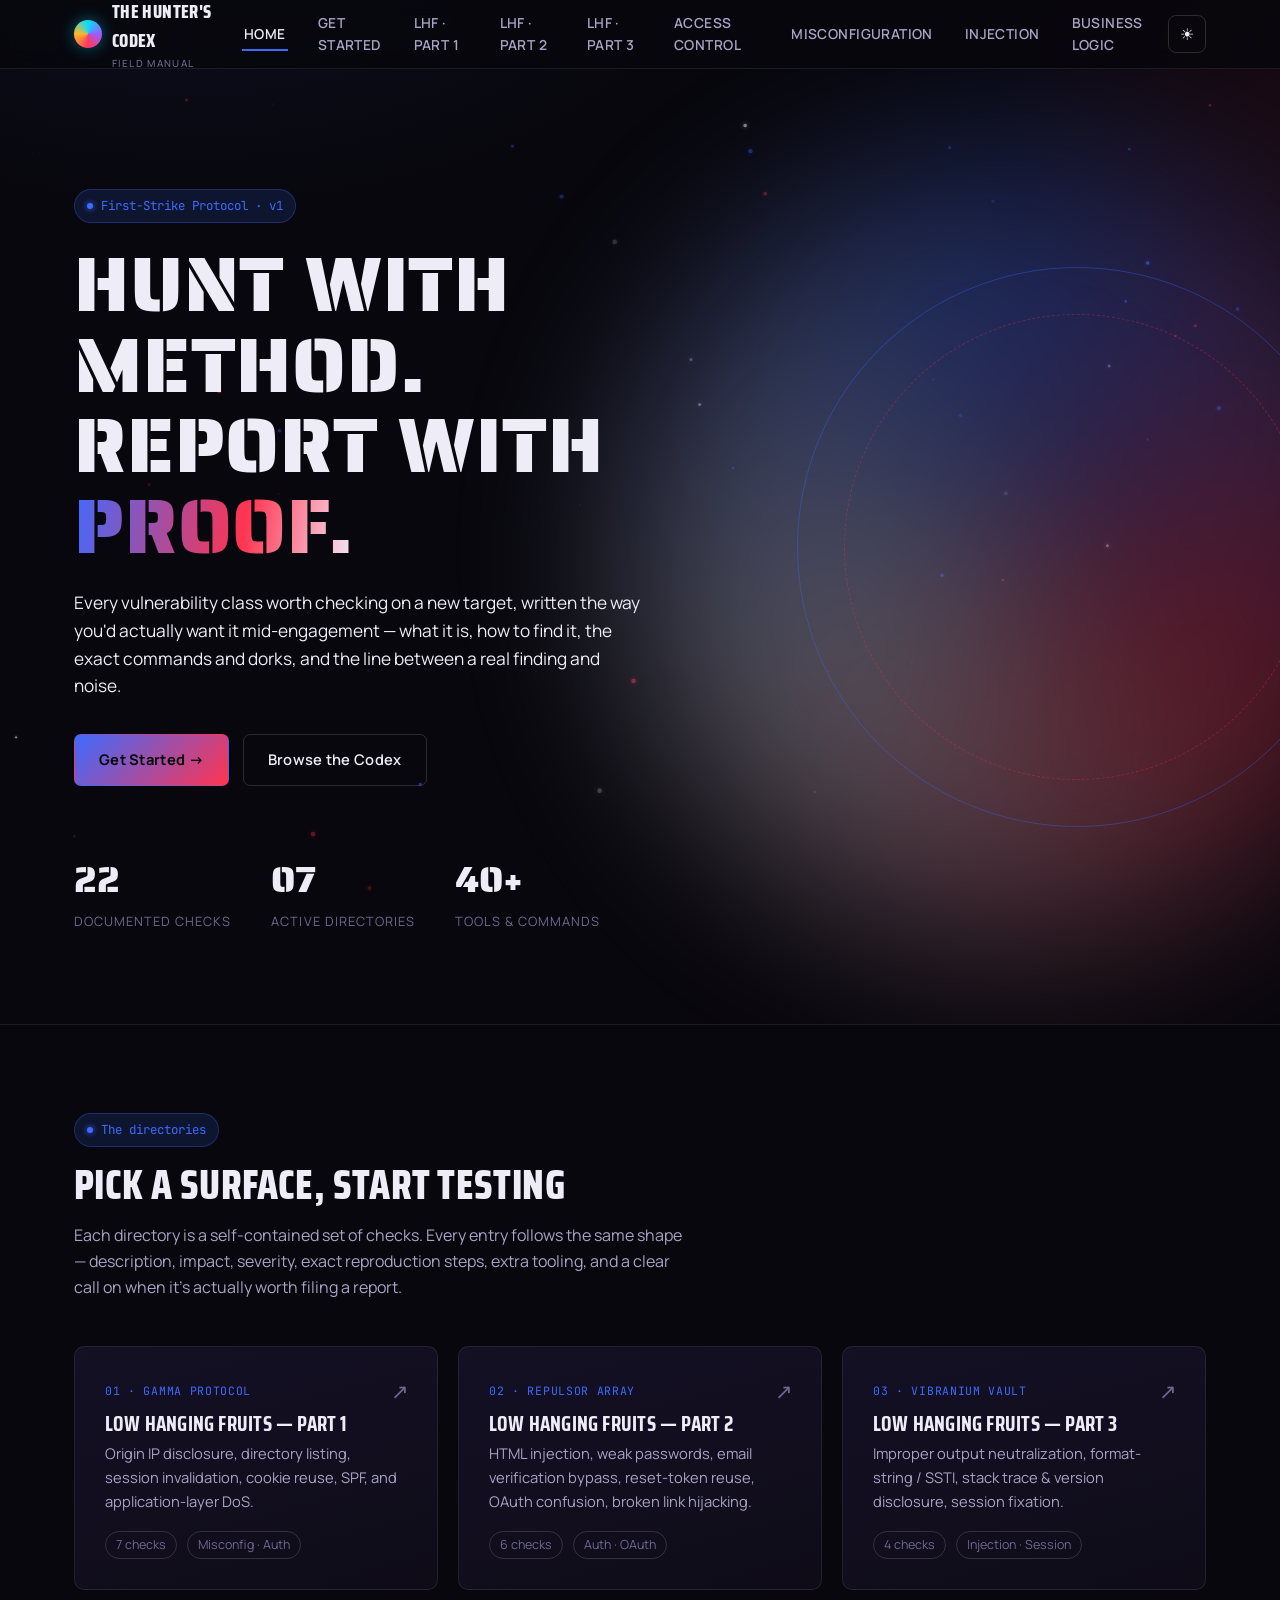
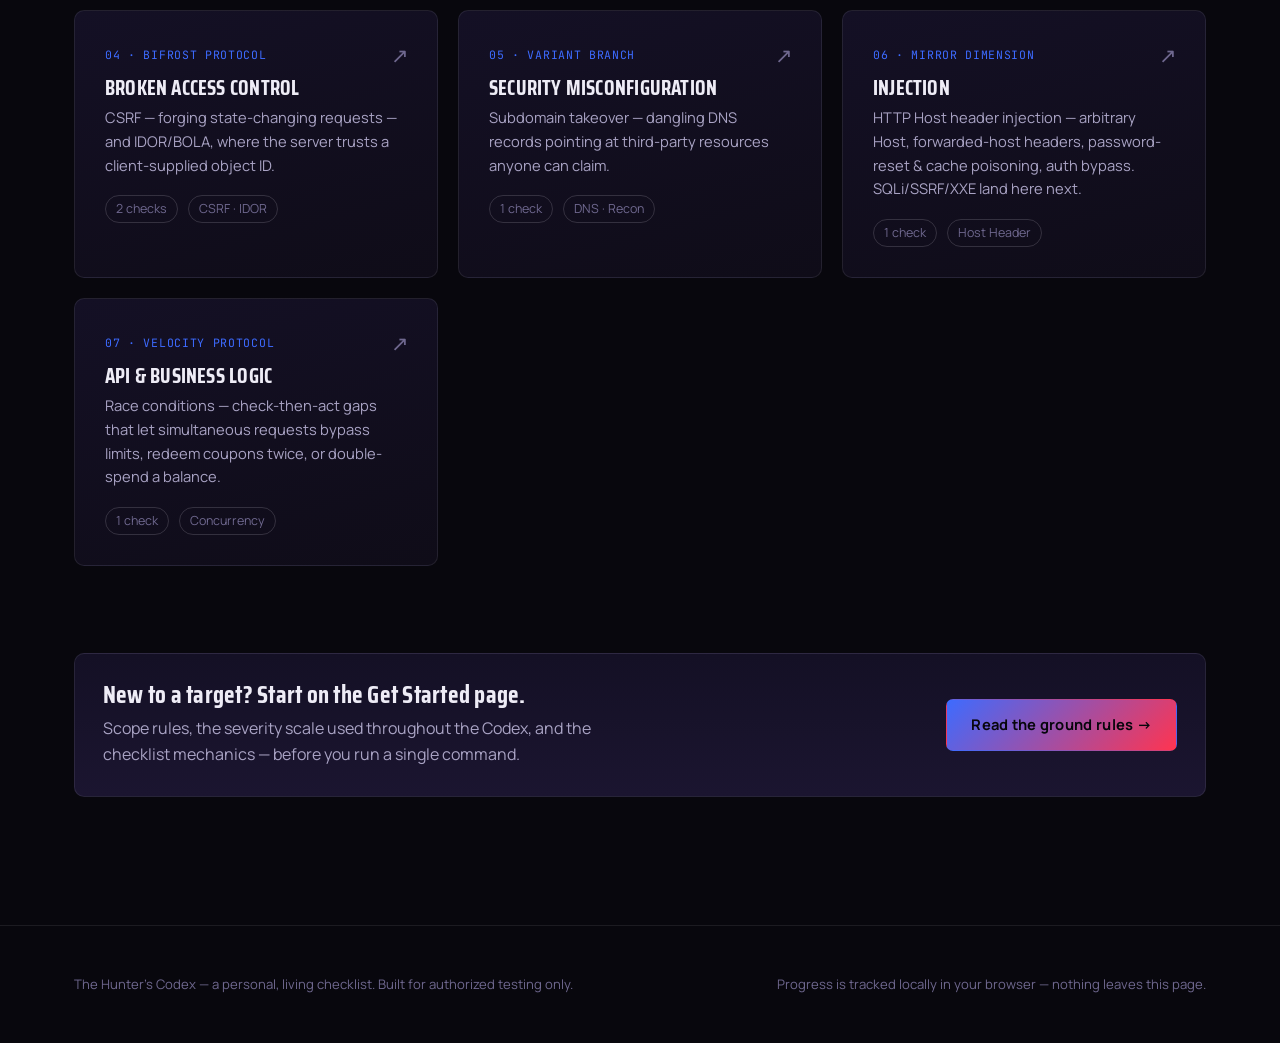
<file: index.html>
<!DOCTYPE html>
<html lang="en">
<head>
<meta charset="UTF-8">
<meta name="viewport" content="width=device-width, initial-scale=1.0">
<title>The Hunter's Codex — Bug Bounty Field Manual</title>
<meta name="description" content="A living, testable checklist for bug bounty hunting — what to test, how to test it, and when it's actually worth reporting.">
<link rel="icon" href="data:image/svg+xml,<svg xmlns=%22http://www.w3.org/2000/svg%22 viewBox=%220 0 100 100%22><circle cx=50 cy=50 r=45 fill=%22%2300e0ff%22/></svg>">
<link rel="stylesheet" href="assets/css/style.css">
<script>try{var t=localStorage.getItem('codex-theme');if(t)document.documentElement.setAttribute('data-theme',t);}catch(e){}</script>
</head>
<body data-realm="cap">
<canvas class="realm-canvas" data-realm-canvas aria-hidden="true"></canvas>

<nav class="site-nav">
  <div class="container">
    <a href="index.html" class="brand">
      <span class="brand-mark"></span>
      <span>The Hunter's Codex<small>Field Manual</small></span>
    </a>
    <div class="nav-links" data-nav-links>
      <a href="index.html" class="active">Home</a>
      <a href="get-started.html">Get Started</a>
      <a href="categories/low-hanging-fruits-1.html">LHF · Part 1</a>
      <a href="categories/low-hanging-fruits-2.html">LHF · Part 2</a>
      <a href="categories/low-hanging-fruits-3.html">LHF · Part 3</a>
      <a href="categories/broken-access-control.html">Access Control</a>
      <a href="categories/security-misconfiguration.html">Misconfiguration</a>
      <a href="categories/injection.html">Injection</a>
      <a href="categories/api-business-logic.html">Business Logic</a>
    </div>
    <div class="nav-right">
      <button class="theme-toggle" data-theme-toggle aria-label="Toggle light/dark theme">☀</button>
      <button class="nav-toggle" data-nav-toggle aria-label="Toggle menu" aria-expanded="false">☰</button>
    </div>
  </div>
</nav>

<header class="hero">
  <div class="rift" aria-hidden="true"></div>
  <div class="rift-ring" aria-hidden="true"></div>
  <div class="embers" data-embers aria-hidden="true"></div>
  <div class="container">
    <span class="eyebrow"><span class="dot"></span> First-Strike Protocol · v1</span>
    <h1>Hunt with method.<br>Report with <span class="accent">proof.</span></h1>
    <p class="hero-sub lede">Every vulnerability class worth checking on a new target, written the way you'd actually want it mid-engagement — what it is, how to find it, the exact commands and dorks, and the line between a real finding and noise.</p>
    <div class="hero-actions">
      <a href="get-started.html" class="btn btn-primary">Get Started →</a>
      <a href="categories/low-hanging-fruits-1.html" class="btn btn-ghost">Browse the Codex</a>
    </div>
    <div class="hero-stats">
      <div class="stat"><b>22</b><span>Documented checks</span></div>
      <div class="stat"><b>07</b><span>Active directories</span></div>
      <div class="stat"><b>40+</b><span>Tools &amp; commands</span></div>
    </div>
  </div>
</header>

<section>
  <div class="container">
    <div class="section-head">
      <span class="eyebrow"><span class="dot"></span> The directories</span>
      <h2>Pick a surface, start testing</h2>
      <p>Each directory is a self-contained set of checks. Every entry follows the same shape — description, impact, severity, exact reproduction steps, extra tooling, and a clear call on when it's actually worth filing a report.</p>
    </div>

    <div class="grid grid-3">
      <a href="categories/low-hanging-fruits-1.html" class="dir-card">
        <span class="tag">01 · GAMMA PROTOCOL</span>
        <h3>Low Hanging Fruits — Part 1</h3>
        <p>Origin IP disclosure, directory listing, session invalidation, cookie reuse, SPF, and application-layer DoS.</p>
        <div class="meta"><span>7 checks</span><span>Misconfig · Auth</span></div>
        <span class="go" aria-hidden="true">↗</span>
      </a>
      <a href="categories/low-hanging-fruits-2.html" class="dir-card">
        <span class="tag">02 · REPULSOR ARRAY</span>
        <h3>Low Hanging Fruits — Part 2</h3>
        <p>HTML injection, weak passwords, email verification bypass, reset-token reuse, OAuth confusion, broken link hijacking.</p>
        <div class="meta"><span>6 checks</span><span>Auth · OAuth</span></div>
        <span class="go" aria-hidden="true">↗</span>
      </a>
      <a href="categories/low-hanging-fruits-3.html" class="dir-card">
        <span class="tag">03 · VIBRANIUM VAULT</span>
        <h3>Low Hanging Fruits — Part 3</h3>
        <p>Improper output neutralization, format-string / SSTI, stack trace &amp; version disclosure, session fixation.</p>
        <div class="meta"><span>4 checks</span><span>Injection · Session</span></div>
        <span class="go" aria-hidden="true">↗</span>
      </a>
      <a href="categories/broken-access-control.html" class="dir-card">
        <span class="tag">04 · BIFROST PROTOCOL</span>
        <h3>Broken Access Control</h3>
        <p>CSRF — forging state-changing requests — and IDOR/BOLA, where the server trusts a client-supplied object ID.</p>
        <div class="meta"><span>2 checks</span><span>CSRF · IDOR</span></div>
        <span class="go" aria-hidden="true">↗</span>
      </a>
      <a href="categories/security-misconfiguration.html" class="dir-card">
        <span class="tag">05 · VARIANT BRANCH</span>
        <h3>Security Misconfiguration</h3>
        <p>Subdomain takeover — dangling DNS records pointing at third-party resources anyone can claim.</p>
        <div class="meta"><span>1 check</span><span>DNS · Recon</span></div>
        <span class="go" aria-hidden="true">↗</span>
      </a>
      <a href="categories/injection.html" class="dir-card">
        <span class="tag">06 · MIRROR DIMENSION</span>
        <h3>Injection</h3>
        <p>HTTP Host header injection — arbitrary Host, forwarded-host headers, password-reset &amp; cache poisoning, auth bypass. SQLi/SSRF/XXE land here next.</p>
        <div class="meta"><span>1 check</span><span>Host Header</span></div>
        <span class="go" aria-hidden="true">↗</span>
      </a>
      <a href="categories/api-business-logic.html" class="dir-card">
        <span class="tag">07 · VELOCITY PROTOCOL</span>
        <h3>API &amp; Business Logic</h3>
        <p>Race conditions — check-then-act gaps that let simultaneous requests bypass limits, redeem coupons twice, or double-spend a balance.</p>
        <div class="meta"><span>1 check</span><span>Concurrency</span></div>
        <span class="go" aria-hidden="true">↗</span>
      </a>
    </div>
  </div>
</section>

<section style="padding-top:0;">
  <div class="container">
    <div class="panel" style="display:flex;justify-content:space-between;align-items:center;gap:24px;flex-wrap:wrap;">
      <div style="max-width:52ch;">
        <h3 style="margin-bottom:8px;">New to a target? Start on the Get Started page.</h3>
        <p style="margin:0;">Scope rules, the severity scale used throughout the Codex, and the checklist mechanics — before you run a single command.</p>
      </div>
      <a href="get-started.html" class="btn btn-primary">Read the ground rules →</a>
    </div>
  </div>
</section>

<footer class="site-footer">
  <div class="container">
    <p>The Hunter's Codex — a personal, living checklist. Built for authorized testing only.</p>
    <p>Progress is tracked locally in your browser — nothing leaves this page.</p>
  </div>
</footer>

<script src="assets/js/app.js"></script>
</body>
</html>
</file>
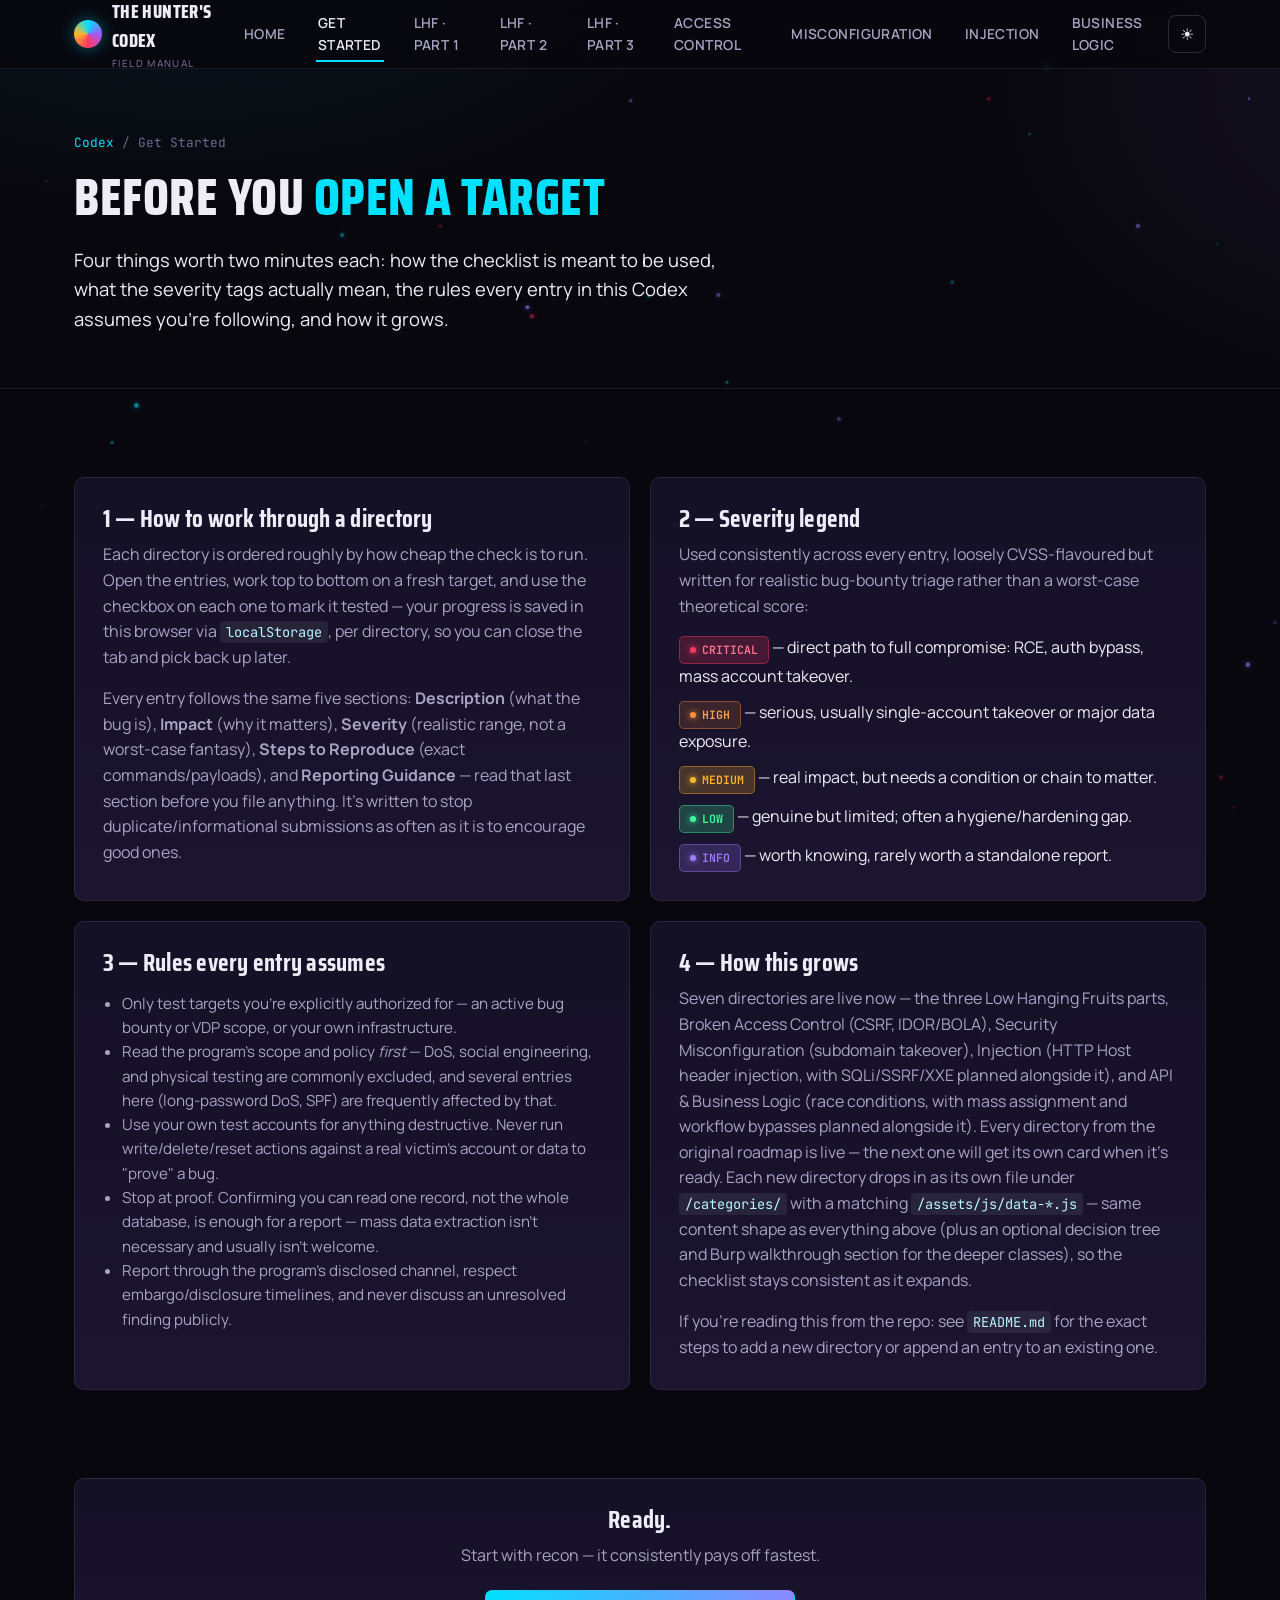
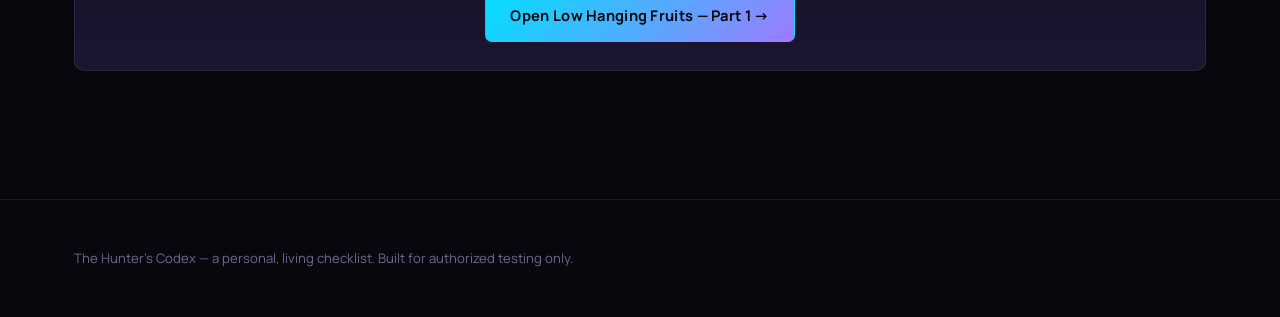
<file: get-started.html>
<!DOCTYPE html>
<html lang="en">
<head>
<meta charset="UTF-8">
<meta name="viewport" content="width=device-width, initial-scale=1.0">
<title>Get Started | The Hunter's Codex</title>
<meta name="description" content="How to use the Codex — methodology, severity legend, and rules of engagement for authorized bug bounty testing.">
<link rel="icon" href="data:image/svg+xml,<svg xmlns=%22http://www.w3.org/2000/svg%22 viewBox=%220 0 100 100%22><circle cx=50 cy=50 r=45 fill=%22%2300e0ff%22/></svg>">
<link rel="stylesheet" href="assets/css/style.css">
<script>try{var t=localStorage.getItem('codex-theme');if(t)document.documentElement.setAttribute('data-theme',t);}catch(e){}</script>
</head>
<body>
<canvas class="realm-canvas" data-realm-canvas aria-hidden="true"></canvas>

<nav class="site-nav">
  <div class="container">
    <a href="index.html" class="brand">
      <span class="brand-mark"></span>
      <span>The Hunter's Codex<small>Field Manual</small></span>
    </a>
    <div class="nav-links" data-nav-links>
      <a href="index.html">Home</a>
      <a href="get-started.html" class="active">Get Started</a>
      <a href="categories/low-hanging-fruits-1.html">LHF · Part 1</a>
      <a href="categories/low-hanging-fruits-2.html">LHF · Part 2</a>
      <a href="categories/low-hanging-fruits-3.html">LHF · Part 3</a>
      <a href="categories/broken-access-control.html">Access Control</a>
      <a href="categories/security-misconfiguration.html">Misconfiguration</a>
      <a href="categories/injection.html">Injection</a>
      <a href="categories/api-business-logic.html">Business Logic</a>
    </div>
    <div class="nav-right">
      <button class="theme-toggle" data-theme-toggle aria-label="Toggle light/dark theme">☀</button>
      <button class="nav-toggle" data-nav-toggle aria-label="Toggle menu" aria-expanded="false">☰</button>
    </div>
  </div>
</nav>

<header class="page-head">
  <div class="container">
    <div class="breadcrumb"><a href="index.html">Codex</a> / Get Started</div>
    <h1 style="font-size:clamp(2rem,4.4vw,3.2rem);">Before you <span style="color:var(--accent)">open a target</span></h1>
    <p class="lede" style="margin-top:14px;max-width:62ch;">Four things worth two minutes each: how the checklist is meant to be used, what the severity tags actually mean, the rules every entry in this Codex assumes you're following, and how it grows.</p>
  </div>
</header>

<section>
  <div class="container">
    <div class="grid grid-2">

      <div class="panel">
        <h3>1 — How to work through a directory</h3>
        <p>Each directory is ordered roughly by how cheap the check is to run. Open the entries, work top to bottom on a fresh target, and use the checkbox on each one to mark it tested — your progress is saved in this browser via <code>localStorage</code>, per directory, so you can close the tab and pick back up later.</p>
        <p style="margin-bottom:0;">Every entry follows the same five sections: <strong>Description</strong> (what the bug is), <strong>Impact</strong> (why it matters), <strong>Severity</strong> (realistic range, not a worst-case fantasy), <strong>Steps to Reproduce</strong> (exact commands/payloads), and <strong>Reporting Guidance</strong> — read that last section before you file anything. It's written to stop duplicate/informational submissions as often as it is to encourage good ones.</p>
      </div>

      <div class="panel">
        <h3>2 — Severity legend</h3>
        <p>Used consistently across every entry, loosely CVSS-flavoured but written for realistic bug-bounty triage rather than a worst-case theoretical score:</p>
        <div style="display:flex;flex-direction:column;gap:10px;margin-top:16px;">
          <div><span class="badge sev-critical">CRITICAL</span> — direct path to full compromise: RCE, auth bypass, mass account takeover.</div>
          <div><span class="badge sev-high">HIGH</span> — serious, usually single-account takeover or major data exposure.</div>
          <div><span class="badge sev-medium">MEDIUM</span> — real impact, but needs a condition or chain to matter.</div>
          <div><span class="badge sev-low">LOW</span> — genuine but limited; often a hygiene/hardening gap.</div>
          <div><span class="badge sev-info">INFO</span> — worth knowing, rarely worth a standalone report.</div>
        </div>
      </div>

      <div class="panel">
        <h3>3 — Rules every entry assumes</h3>
        <ul style="color:var(--ink-dim);font-size:0.95rem;">
          <li>Only test targets you're explicitly authorized for — an active bug bounty or VDP scope, or your own infrastructure.</li>
          <li>Read the program's scope and policy <em>first</em> — DoS, social engineering, and physical testing are commonly excluded, and several entries here (long-password DoS, SPF) are frequently affected by that.</li>
          <li>Use your own test accounts for anything destructive. Never run write/delete/reset actions against a real victim's account or data to "prove" a bug.</li>
          <li>Stop at proof. Confirming you can read one record, not the whole database, is enough for a report — mass data extraction isn't necessary and usually isn't welcome.</li>
          <li>Report through the program's disclosed channel, respect embargo/disclosure timelines, and never discuss an unresolved finding publicly.</li>
        </ul>
      </div>

      <div class="panel">
        <h3>4 — How this grows</h3>
        <p>Seven directories are live now — the three Low Hanging Fruits parts, Broken Access Control (CSRF, IDOR/BOLA), Security Misconfiguration (subdomain takeover), Injection (HTTP Host header injection, with SQLi/SSRF/XXE planned alongside it), and API &amp; Business Logic (race conditions, with mass assignment and workflow bypasses planned alongside it). Every directory from the original roadmap is live — the next one will get its own card when it's ready. Each new directory drops in as its own file under <code>/categories/</code> with a matching <code>/assets/js/data-*.js</code> — same content shape as everything above (plus an optional decision tree and Burp walkthrough section for the deeper classes), so the checklist stays consistent as it expands.</p>
        <p style="margin-bottom:0;">If you're reading this from the repo: see <code>README.md</code> for the exact steps to add a new directory or append an entry to an existing one.</p>
      </div>

    </div>
  </div>
</section>

<section style="padding-top:0;">
  <div class="container">
    <div class="panel" style="text-align:center;">
      <h3 style="margin-bottom:10px;">Ready.</h3>
      <p style="margin:0 auto 22px;">Start with recon — it consistently pays off fastest.</p>
      <a href="categories/low-hanging-fruits-1.html" class="btn btn-primary">Open Low Hanging Fruits — Part 1 →</a>
    </div>
  </div>
</section>

<footer class="site-footer">
  <div class="container">
    <p>The Hunter's Codex — a personal, living checklist. Built for authorized testing only.</p>
  </div>
</footer>

<script src="assets/js/app.js"></script>
</body>
</html>
</file>
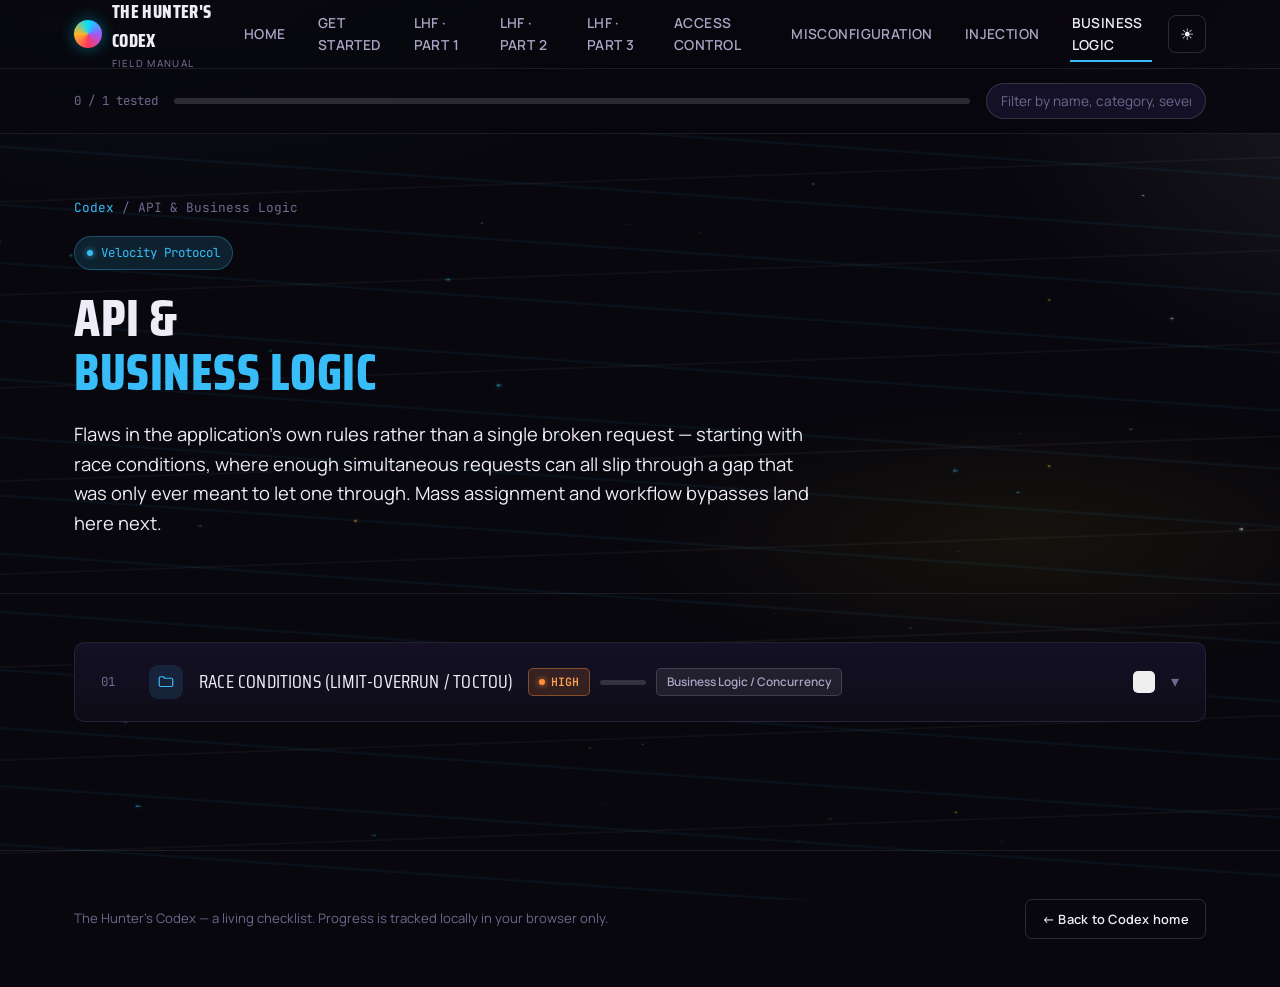
<file: categories/api-business-logic.html>
<!DOCTYPE html>
<html lang="en">
<head>
<meta charset="UTF-8">
<meta name="viewport" content="width=device-width, initial-scale=1.0">
<title>API & Business Logic | The Hunter's Codex</title>
<meta name="description" content="Race conditions — check-then-act gaps that let simultaneous requests bypass limits, redeem coupons twice, or double-spend a balance.">
<link rel="icon" href="data:image/svg+xml,<svg xmlns=%22http://www.w3.org/2000/svg%22 viewBox=%220 0 100 100%22><circle cx=50 cy=50 r=45 fill=%22%2338bdf8%22/></svg>">
<link rel="stylesheet" href="../assets/css/style.css">
<script>try{var t=localStorage.getItem('codex-theme');if(t)document.documentElement.setAttribute('data-theme',t);}catch(e){}</script>
</head>
<body data-realm="quicksilver">
<canvas class="realm-canvas" data-realm-canvas aria-hidden="true"></canvas>

<nav class="site-nav">
  <div class="container">
    <a href="../index.html" class="brand">
      <span class="brand-mark"></span>
      <span>The Hunter's Codex<small>Field Manual</small></span>
    </a>
    <div class="nav-links" data-nav-links>
      <a href="../index.html">Home</a>
      <a href="../get-started.html">Get Started</a>
      <a href="low-hanging-fruits-1.html">LHF · Part 1</a>
      <a href="low-hanging-fruits-2.html">LHF · Part 2</a>
      <a href="low-hanging-fruits-3.html">LHF · Part 3</a>
      <a href="broken-access-control.html">Access Control</a>
      <a href="security-misconfiguration.html">Misconfiguration</a>
      <a href="injection.html">Injection</a>
      <a href="api-business-logic.html" class="active">Business Logic</a>
    </div>
    <div class="nav-right">
      <button class="theme-toggle" data-theme-toggle aria-label="Toggle light/dark theme">☀</button>
      <button class="nav-toggle" data-nav-toggle aria-label="Toggle menu" aria-expanded="false">☰</button>
    </div>
  </div>
</nav>

<div class="progress-wrap">
  <div class="container">
    <span class="progress-label" data-progress-label>0 / 0 tested</span>
    <div class="progress-track"><div class="progress-fill" data-progress-fill></div></div>
    <input class="filter-input" data-filter type="text" placeholder="Filter by name, category, severity…">
  </div>
</div>

<header class="page-head">
  <div class="container">
    <div class="breadcrumb"><a href="../index.html">Codex</a> / API &amp; Business Logic</div>
    <span class="eyebrow"><span class="dot"></span> Velocity Protocol</span>
    <h1 style="font-size:clamp(2rem,4.4vw,3.2rem);">API &amp;<br><span style="color:var(--accent)">Business Logic</span></h1>
    <p class="lede" style="margin-top:14px;">Flaws in the application's own rules rather than a single broken request — starting with race conditions, where enough simultaneous requests can all slip through a gap that was only ever meant to let one through. Mass assignment and workflow bypasses land here next.</p>
  </div>
</header>

<section style="padding-top:48px;">
  <div class="container">
    <div class="vuln-list" id="vuln-list"></div>
  </div>
</section>

<footer class="site-footer">
  <div class="container">
    <p>The Hunter's Codex — a living checklist. Progress is tracked locally in your browser only.</p>
    <a href="../index.html" class="btn btn-ghost" style="padding:9px 16px;font-size:0.8rem;">← Back to Codex home</a>
  </div>
</footer>

<script src="../assets/js/data-business-logic.js"></script>
<script src="../assets/js/app.js"></script>
<script>
  document.addEventListener('DOMContentLoaded', function(){
    Codex.renderVulnList('vuln-list', BUSINESS_LOGIC, 'api-business-logic');
  });
</script>
</body>
</html>
</file>
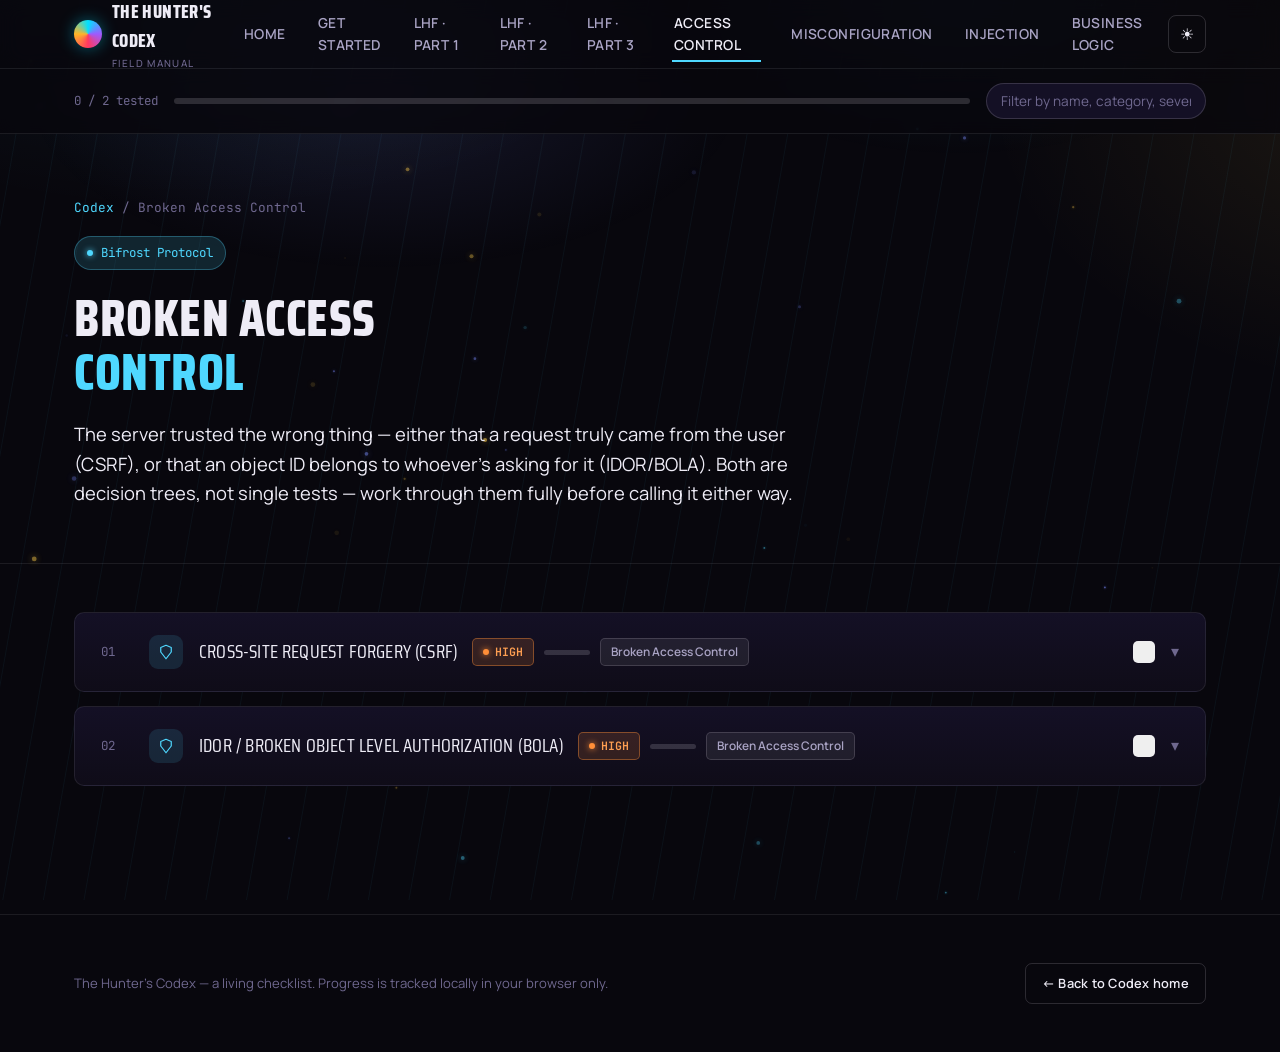
<file: categories/broken-access-control.html>
<!DOCTYPE html>
<html lang="en">
<head>
<meta charset="UTF-8">
<meta name="viewport" content="width=device-width, initial-scale=1.0">
<title>Broken Access Control | The Hunter's Codex</title>
<meta name="description" content="CSRF and IDOR/BOLA — forged cross-site requests and object-level authorization failures, with decision trees, Burp walkthroughs, and automation tooling.">
<link rel="icon" href="data:image/svg+xml,<svg xmlns=%22http://www.w3.org/2000/svg%22 viewBox=%220 0 100 100%22><circle cx=50 cy=50 r=45 fill=%22%234fd8ff%22/></svg>">
<link rel="stylesheet" href="../assets/css/style.css">
<script>try{var t=localStorage.getItem('codex-theme');if(t)document.documentElement.setAttribute('data-theme',t);}catch(e){}</script>
</head>
<body data-realm="thor">
<canvas class="realm-canvas" data-realm-canvas aria-hidden="true"></canvas>

<nav class="site-nav">
  <div class="container">
    <a href="../index.html" class="brand">
      <span class="brand-mark"></span>
      <span>The Hunter's Codex<small>Field Manual</small></span>
    </a>
    <div class="nav-links" data-nav-links>
      <a href="../index.html">Home</a>
      <a href="../get-started.html">Get Started</a>
      <a href="low-hanging-fruits-1.html">LHF · Part 1</a>
      <a href="low-hanging-fruits-2.html">LHF · Part 2</a>
      <a href="low-hanging-fruits-3.html">LHF · Part 3</a>
      <a href="broken-access-control.html" class="active">Access Control</a>
      <a href="security-misconfiguration.html">Misconfiguration</a>
      <a href="injection.html">Injection</a>
      <a href="api-business-logic.html">Business Logic</a>
    </div>
    <div class="nav-right">
      <button class="theme-toggle" data-theme-toggle aria-label="Toggle light/dark theme">☀</button>
      <button class="nav-toggle" data-nav-toggle aria-label="Toggle menu" aria-expanded="false">☰</button>
    </div>
  </div>
</nav>

<div class="progress-wrap">
  <div class="container">
    <span class="progress-label" data-progress-label>0 / 0 tested</span>
    <div class="progress-track"><div class="progress-fill" data-progress-fill></div></div>
    <input class="filter-input" data-filter type="text" placeholder="Filter by name, category, severity…">
  </div>
</div>

<header class="page-head">
  <div class="container">
    <div class="breadcrumb"><a href="../index.html">Codex</a> / Broken Access Control</div>
    <span class="eyebrow"><span class="dot"></span> Bifrost Protocol</span>
    <h1 style="font-size:clamp(2rem,4.4vw,3.2rem);">Broken Access<br><span style="color:var(--accent)">Control</span></h1>
    <p class="lede" style="margin-top:14px;">The server trusted the wrong thing — either that a request truly came from the user (CSRF), or that an object ID belongs to whoever's asking for it (IDOR/BOLA). Both are decision trees, not single tests — work through them fully before calling it either way.</p>
  </div>
</header>

<section style="padding-top:48px;">
  <div class="container">
    <div class="vuln-list" id="vuln-list"></div>
  </div>
</section>

<footer class="site-footer">
  <div class="container">
    <p>The Hunter's Codex — a living checklist. Progress is tracked locally in your browser only.</p>
    <a href="../index.html" class="btn btn-ghost" style="padding:9px 16px;font-size:0.8rem;">← Back to Codex home</a>
  </div>
</footer>

<script src="../assets/js/data-access-control.js"></script>
<script src="../assets/js/app.js"></script>
<script>
  document.addEventListener('DOMContentLoaded', function(){
    Codex.renderVulnList('vuln-list', ACCESS_CONTROL, 'broken-access-control');
  });
</script>
</body>
</html>
</file>
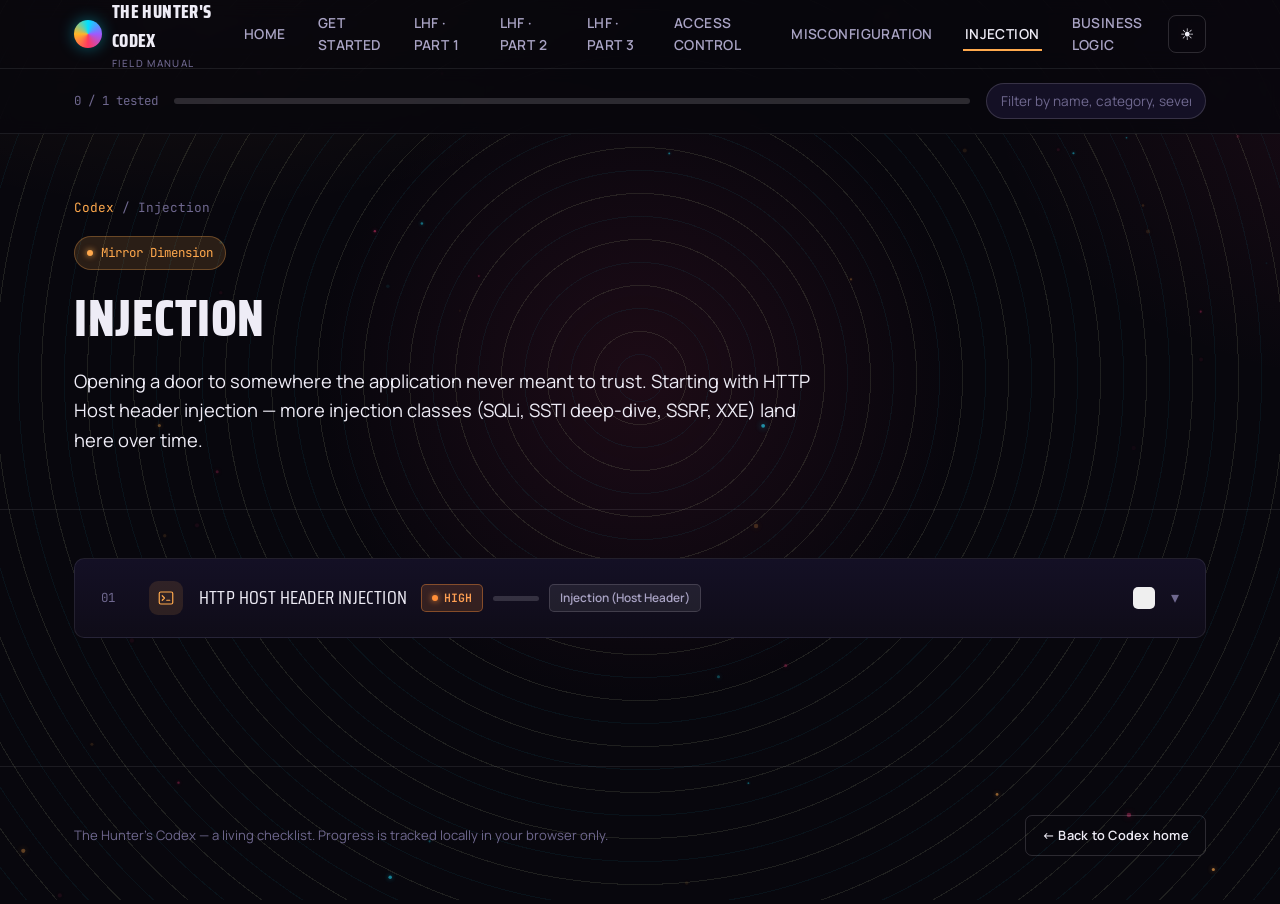
<file: categories/injection.html>
<!DOCTYPE html>
<html lang="en">
<head>
<meta charset="UTF-8">
<meta name="viewport" content="width=device-width, initial-scale=1.0">
<title>Injection | The Hunter's Codex</title>
<meta name="description" content="HTTP Host Header Injection — the full H01-H14 methodology: arbitrary Host, forwarded-host headers, password-reset poisoning, cache poisoning, auth bypass.">
<link rel="icon" href="data:image/svg+xml,<svg xmlns=%22http://www.w3.org/2000/svg%22 viewBox=%220 0 100 100%22><circle cx=50 cy=50 r=45 fill=%22%23ffa94d%22/></svg>">
<link rel="stylesheet" href="../assets/css/style.css">
<script>try{var t=localStorage.getItem('codex-theme');if(t)document.documentElement.setAttribute('data-theme',t);}catch(e){}</script>
</head>
<body data-realm="strange">
<canvas class="realm-canvas" data-realm-canvas aria-hidden="true"></canvas>

<nav class="site-nav">
  <div class="container">
    <a href="../index.html" class="brand">
      <span class="brand-mark"></span>
      <span>The Hunter's Codex<small>Field Manual</small></span>
    </a>
    <div class="nav-links" data-nav-links>
      <a href="../index.html">Home</a>
      <a href="../get-started.html">Get Started</a>
      <a href="low-hanging-fruits-1.html">LHF · Part 1</a>
      <a href="low-hanging-fruits-2.html">LHF · Part 2</a>
      <a href="low-hanging-fruits-3.html">LHF · Part 3</a>
      <a href="broken-access-control.html">Access Control</a>
      <a href="security-misconfiguration.html">Misconfiguration</a>
      <a href="injection.html" class="active">Injection</a>
      <a href="api-business-logic.html">Business Logic</a>
    </div>
    <div class="nav-right">
      <button class="theme-toggle" data-theme-toggle aria-label="Toggle light/dark theme">☀</button>
      <button class="nav-toggle" data-nav-toggle aria-label="Toggle menu" aria-expanded="false">☰</button>
    </div>
  </div>
</nav>

<div class="progress-wrap">
  <div class="container">
    <span class="progress-label" data-progress-label>0 / 0 tested</span>
    <div class="progress-track"><div class="progress-fill" data-progress-fill></div></div>
    <input class="filter-input" data-filter type="text" placeholder="Filter by name, category, severity…">
  </div>
</div>

<header class="page-head">
  <div class="container">
    <div class="breadcrumb"><a href="../index.html">Codex</a> / Injection</div>
    <span class="eyebrow"><span class="dot"></span> Mirror Dimension</span>
    <h1 style="font-size:clamp(2rem,4.4vw,3.2rem);">Injection</h1>
    <p class="lede" style="margin-top:14px;">Opening a door to somewhere the application never meant to trust. Starting with HTTP Host header injection — more injection classes (SQLi, SSTI deep-dive, SSRF, XXE) land here over time.</p>
  </div>
</header>

<section style="padding-top:48px;">
  <div class="container">
    <div class="vuln-list" id="vuln-list"></div>
  </div>
</section>

<footer class="site-footer">
  <div class="container">
    <p>The Hunter's Codex — a living checklist. Progress is tracked locally in your browser only.</p>
    <a href="../index.html" class="btn btn-ghost" style="padding:9px 16px;font-size:0.8rem;">← Back to Codex home</a>
  </div>
</footer>

<script src="../assets/js/data-injection.js"></script>
<script src="../assets/js/app.js"></script>
<script>
  document.addEventListener('DOMContentLoaded', function(){
    Codex.renderVulnList('vuln-list', INJECTION, 'injection');
  });
</script>
</body>
</html>
</file>
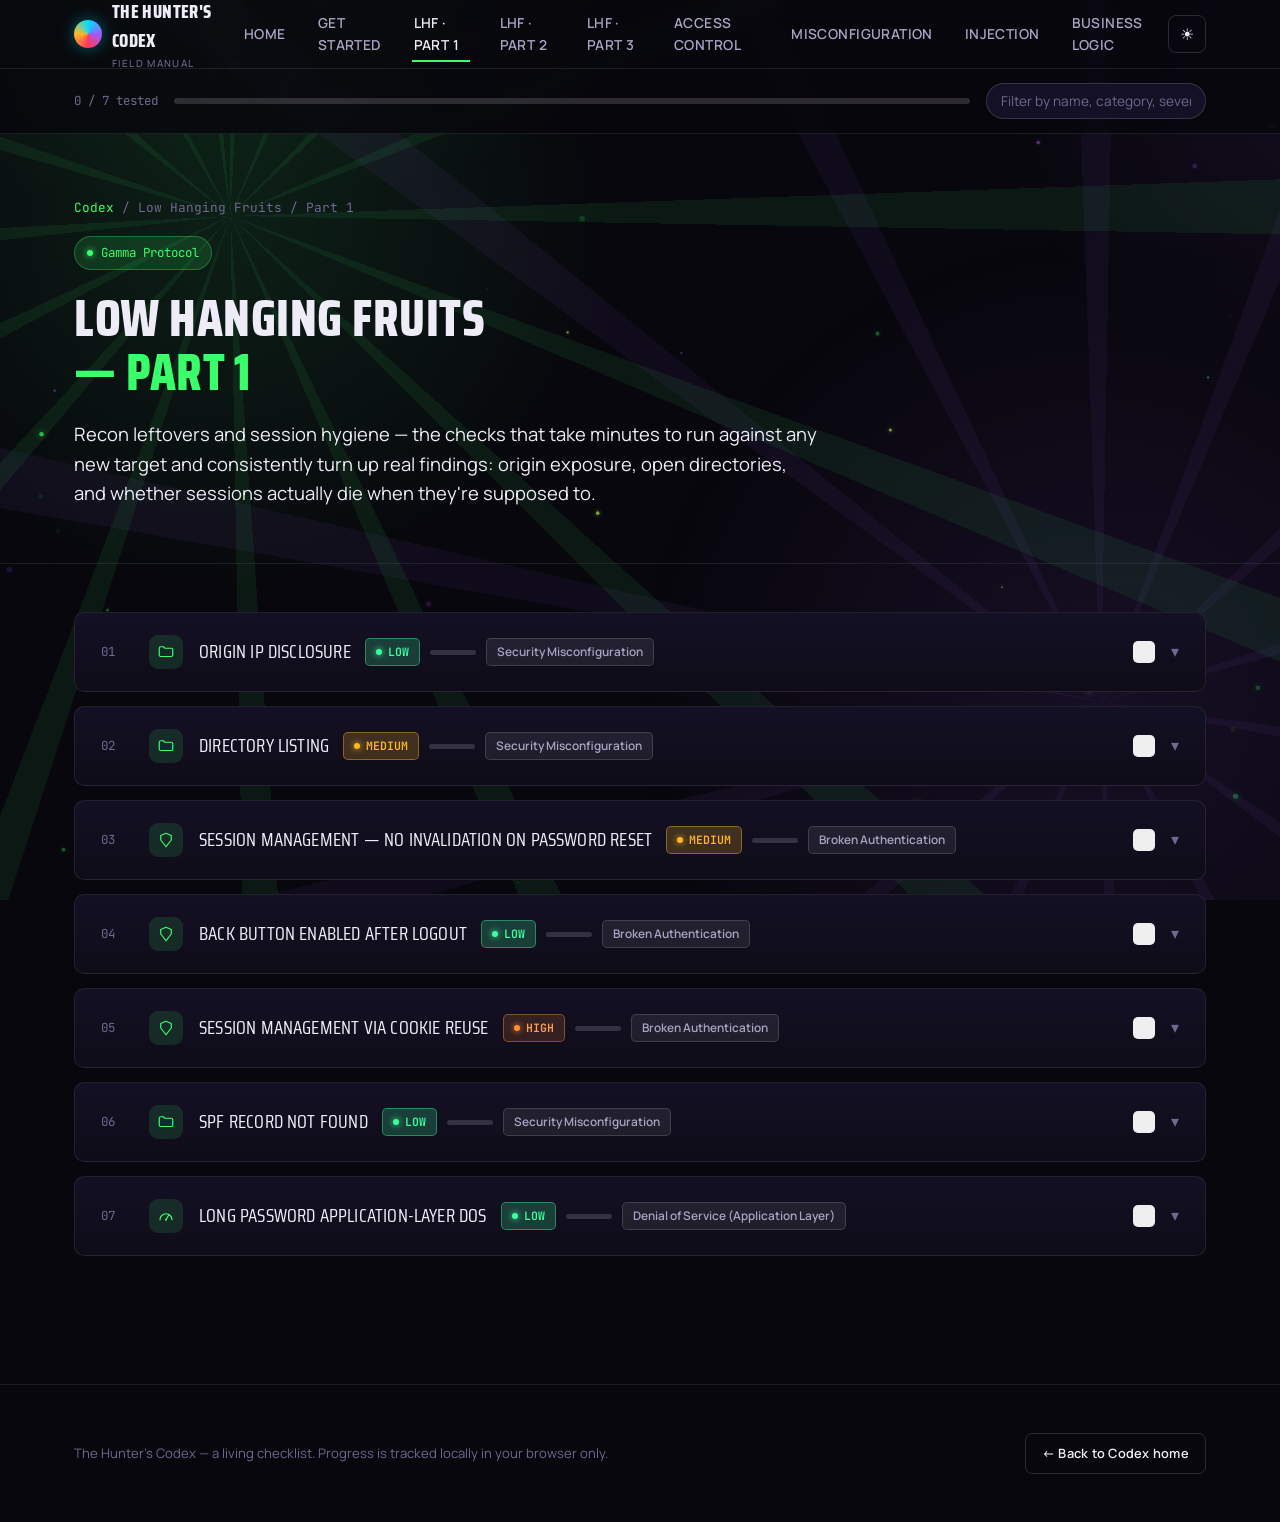
<file: categories/low-hanging-fruits-1.html>
<!DOCTYPE html>
<html lang="en">
<head>
<meta charset="UTF-8">
<meta name="viewport" content="width=device-width, initial-scale=1.0">
<title>Low Hanging Fruits — Part 1 | The Hunter's Codex</title>
<meta name="description" content="Recon-adjacent misconfigurations and session hygiene: origin IP disclosure, directory listing, session management, SPF, and more.">
<link rel="icon" href="data:image/svg+xml,<svg xmlns=%22http://www.w3.org/2000/svg%22 viewBox=%220 0 100 100%22><circle cx=50 cy=50 r=45 fill=%22%2300e0ff%22/></svg>">
<link rel="stylesheet" href="../assets/css/style.css">
<script>try{var t=localStorage.getItem('codex-theme');if(t)document.documentElement.setAttribute('data-theme',t);}catch(e){}</script>
</head>
<body data-realm="hulk">
<canvas class="realm-canvas" data-realm-canvas aria-hidden="true"></canvas>

<nav class="site-nav">
  <div class="container">
    <a href="../index.html" class="brand">
      <span class="brand-mark"></span>
      <span>The Hunter's Codex<small>Field Manual</small></span>
    </a>
    <div class="nav-links" data-nav-links>
      <a href="../index.html">Home</a>
      <a href="../get-started.html">Get Started</a>
      <a href="low-hanging-fruits-1.html" class="active">LHF · Part 1</a>
      <a href="low-hanging-fruits-2.html">LHF · Part 2</a>
      <a href="low-hanging-fruits-3.html">LHF · Part 3</a>
      <a href="broken-access-control.html">Access Control</a>
      <a href="security-misconfiguration.html">Misconfiguration</a>
      <a href="injection.html">Injection</a>
      <a href="api-business-logic.html">Business Logic</a>
    </div>
    <div class="nav-right">
      <button class="theme-toggle" data-theme-toggle aria-label="Toggle light/dark theme">☀</button>
      <button class="nav-toggle" data-nav-toggle aria-label="Toggle menu" aria-expanded="false">☰</button>
    </div>
  </div>
</nav>

<div class="progress-wrap">
  <div class="container">
    <span class="progress-label" data-progress-label>0 / 0 tested</span>
    <div class="progress-track"><div class="progress-fill" data-progress-fill></div></div>
    <input class="filter-input" data-filter type="text" placeholder="Filter by name, category, severity…">
  </div>
</div>

<header class="page-head">
  <div class="container">
    <div class="breadcrumb"><a href="../index.html">Codex</a> / Low Hanging Fruits / Part 1</div>
    <span class="eyebrow"><span class="dot"></span> Gamma Protocol</span>
    <h1 style="font-size:clamp(2rem,4.4vw,3.2rem);">Low Hanging Fruits<br><span style="color:var(--accent)">— Part 1</span></h1>
    <p class="lede" style="margin-top:14px;">Recon leftovers and session hygiene — the checks that take minutes to run against any new target and consistently turn up real findings: origin exposure, open directories, and whether sessions actually die when they're supposed to.</p>
  </div>
</header>

<section style="padding-top:48px;">
  <div class="container">
    <div class="vuln-list" id="vuln-list"></div>
  </div>
</section>

<footer class="site-footer">
  <div class="container">
    <p>The Hunter's Codex — a living checklist. Progress is tracked locally in your browser only.</p>
    <a href="../index.html" class="btn btn-ghost" style="padding:9px 16px;font-size:0.8rem;">← Back to Codex home</a>
  </div>
</footer>

<script src="../assets/js/data-lhf1.js"></script>
<script src="../assets/js/app.js"></script>
<script>
  document.addEventListener('DOMContentLoaded', function(){
    Codex.renderVulnList('vuln-list', LHF1, 'low-hanging-fruits-1');
  });
</script>
</body>
</html>
</file>
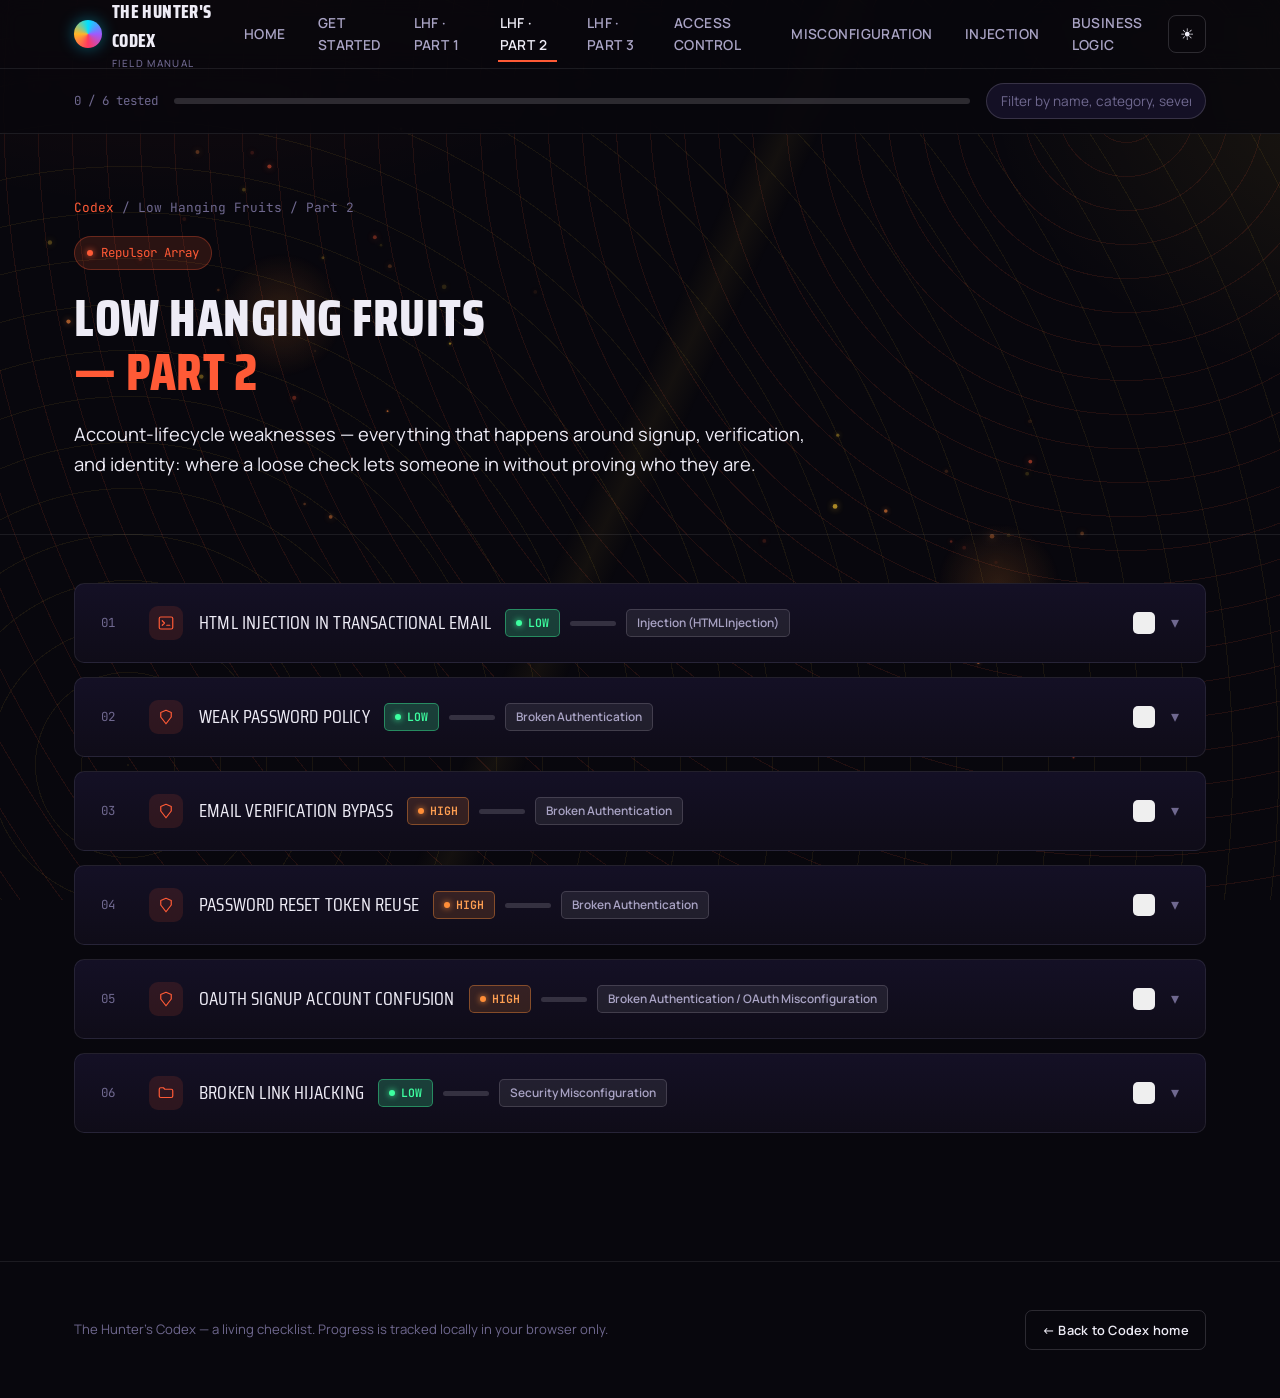
<file: categories/low-hanging-fruits-2.html>
<!DOCTYPE html>
<html lang="en">
<head>
<meta charset="UTF-8">
<meta name="viewport" content="width=device-width, initial-scale=1.0">
<title>Low Hanging Fruits — Part 2 | The Hunter's Codex</title>
<meta name="description" content="Auth-flow and account-lifecycle weaknesses: HTML injection, weak passwords, email verification bypass, token reuse, OAuth confusion, broken link hijacking.">
<link rel="icon" href="data:image/svg+xml,<svg xmlns=%22http://www.w3.org/2000/svg%22 viewBox=%220 0 100 100%22><circle cx=50 cy=50 r=45 fill=%22%239d7bff%22/></svg>">
<link rel="stylesheet" href="../assets/css/style.css">
<script>try{var t=localStorage.getItem('codex-theme');if(t)document.documentElement.setAttribute('data-theme',t);}catch(e){}</script>
</head>
<body data-realm="ironman">
<canvas class="realm-canvas" data-realm-canvas aria-hidden="true"></canvas>

<nav class="site-nav">
  <div class="container">
    <a href="../index.html" class="brand">
      <span class="brand-mark"></span>
      <span>The Hunter's Codex<small>Field Manual</small></span>
    </a>
    <div class="nav-links" data-nav-links>
      <a href="../index.html">Home</a>
      <a href="../get-started.html">Get Started</a>
      <a href="low-hanging-fruits-1.html">LHF · Part 1</a>
      <a href="low-hanging-fruits-2.html" class="active">LHF · Part 2</a>
      <a href="low-hanging-fruits-3.html">LHF · Part 3</a>
      <a href="broken-access-control.html">Access Control</a>
      <a href="security-misconfiguration.html">Misconfiguration</a>
      <a href="injection.html">Injection</a>
      <a href="api-business-logic.html">Business Logic</a>
    </div>
    <div class="nav-right">
      <button class="theme-toggle" data-theme-toggle aria-label="Toggle light/dark theme">☀</button>
      <button class="nav-toggle" data-nav-toggle aria-label="Toggle menu" aria-expanded="false">☰</button>
    </div>
  </div>
</nav>

<div class="progress-wrap">
  <div class="container">
    <span class="progress-label" data-progress-label>0 / 0 tested</span>
    <div class="progress-track"><div class="progress-fill" data-progress-fill></div></div>
    <input class="filter-input" data-filter type="text" placeholder="Filter by name, category, severity…">
  </div>
</div>

<header class="page-head">
  <div class="container">
    <div class="breadcrumb"><a href="../index.html">Codex</a> / Low Hanging Fruits / Part 2</div>
    <span class="eyebrow"><span class="dot"></span> Repulsor Array</span>
    <h1 style="font-size:clamp(2rem,4.4vw,3.2rem);">Low Hanging Fruits<br><span style="color:var(--accent)">— Part 2</span></h1>
    <p class="lede" style="margin-top:14px;">Account-lifecycle weaknesses — everything that happens around signup, verification, and identity: where a loose check lets someone in without proving who they are.</p>
  </div>
</header>

<section style="padding-top:48px;">
  <div class="container">
    <div class="vuln-list" id="vuln-list"></div>
  </div>
</section>

<footer class="site-footer">
  <div class="container">
    <p>The Hunter's Codex — a living checklist. Progress is tracked locally in your browser only.</p>
    <a href="../index.html" class="btn btn-ghost" style="padding:9px 16px;font-size:0.8rem;">← Back to Codex home</a>
  </div>
</footer>

<script src="../assets/js/data-lhf2.js"></script>
<script src="../assets/js/app.js"></script>
<script>
  document.addEventListener('DOMContentLoaded', function(){
    Codex.renderVulnList('vuln-list', LHF2, 'low-hanging-fruits-2');
  });
</script>
</body>
</html>
</file>
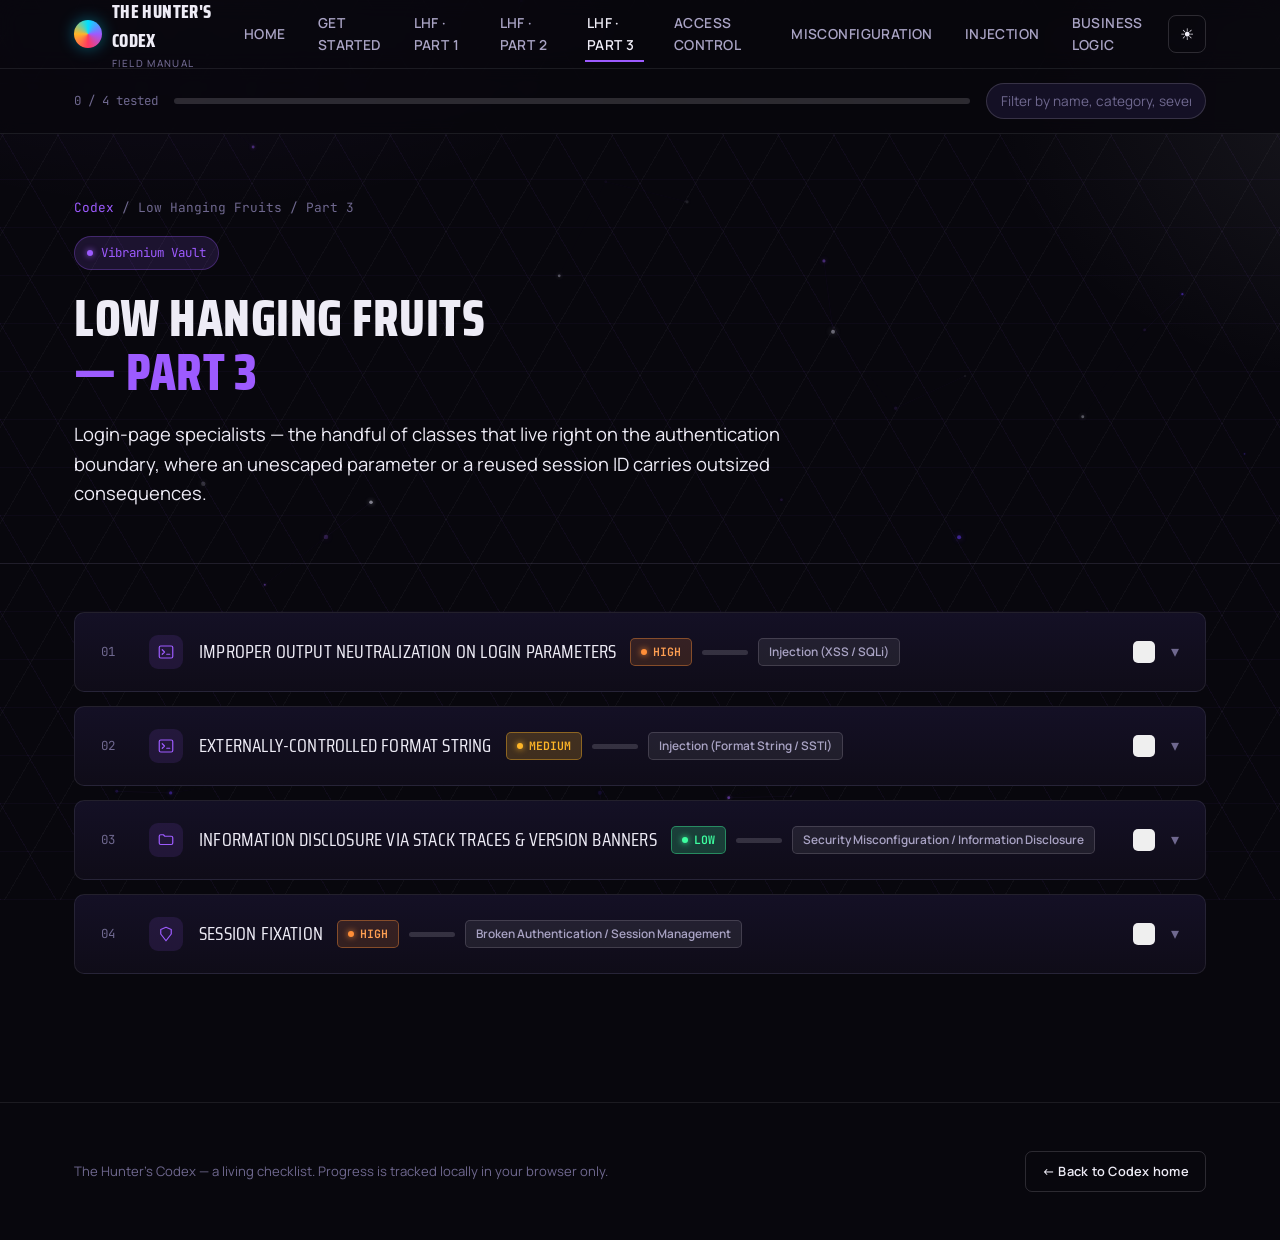
<file: categories/low-hanging-fruits-3.html>
<!DOCTYPE html>
<html lang="en">
<head>
<meta charset="UTF-8">
<meta name="viewport" content="width=device-width, initial-scale=1.0">
<title>Low Hanging Fruits — Part 3 | The Hunter's Codex</title>
<meta name="description" content="Login-page specific classes: improper output neutralization, format string / SSTI, stack trace &amp; version disclosure, session fixation.">
<link rel="icon" href="data:image/svg+xml,<svg xmlns=%22http://www.w3.org/2000/svg%22 viewBox=%220 0 100 100%22><circle cx=50 cy=50 r=45 fill=%22%23ff3860%22/></svg>">
<link rel="stylesheet" href="../assets/css/style.css">
<script>try{var t=localStorage.getItem('codex-theme');if(t)document.documentElement.setAttribute('data-theme',t);}catch(e){}</script>
</head>
<body data-realm="wakanda">
<canvas class="realm-canvas" data-realm-canvas aria-hidden="true"></canvas>

<nav class="site-nav">
  <div class="container">
    <a href="../index.html" class="brand">
      <span class="brand-mark"></span>
      <span>The Hunter's Codex<small>Field Manual</small></span>
    </a>
    <div class="nav-links" data-nav-links>
      <a href="../index.html">Home</a>
      <a href="../get-started.html">Get Started</a>
      <a href="low-hanging-fruits-1.html">LHF · Part 1</a>
      <a href="low-hanging-fruits-2.html">LHF · Part 2</a>
      <a href="low-hanging-fruits-3.html" class="active">LHF · Part 3</a>
      <a href="broken-access-control.html">Access Control</a>
      <a href="security-misconfiguration.html">Misconfiguration</a>
      <a href="injection.html">Injection</a>
      <a href="api-business-logic.html">Business Logic</a>
    </div>
    <div class="nav-right">
      <button class="theme-toggle" data-theme-toggle aria-label="Toggle light/dark theme">☀</button>
      <button class="nav-toggle" data-nav-toggle aria-label="Toggle menu" aria-expanded="false">☰</button>
    </div>
  </div>
</nav>

<div class="progress-wrap">
  <div class="container">
    <span class="progress-label" data-progress-label>0 / 0 tested</span>
    <div class="progress-track"><div class="progress-fill" data-progress-fill></div></div>
    <input class="filter-input" data-filter type="text" placeholder="Filter by name, category, severity…">
  </div>
</div>

<header class="page-head">
  <div class="container">
    <div class="breadcrumb"><a href="../index.html">Codex</a> / Low Hanging Fruits / Part 3</div>
    <span class="eyebrow"><span class="dot"></span> Vibranium Vault</span>
    <h1 style="font-size:clamp(2rem,4.4vw,3.2rem);">Low Hanging Fruits<br><span style="color:var(--accent)">— Part 3</span></h1>
    <p class="lede" style="margin-top:14px;">Login-page specialists — the handful of classes that live right on the authentication boundary, where an unescaped parameter or a reused session ID carries outsized consequences.</p>
  </div>
</header>

<section style="padding-top:48px;">
  <div class="container">
    <div class="vuln-list" id="vuln-list"></div>
  </div>
</section>

<footer class="site-footer">
  <div class="container">
    <p>The Hunter's Codex — a living checklist. Progress is tracked locally in your browser only.</p>
    <a href="../index.html" class="btn btn-ghost" style="padding:9px 16px;font-size:0.8rem;">← Back to Codex home</a>
  </div>
</footer>

<script src="../assets/js/data-lhf3.js"></script>
<script src="../assets/js/app.js"></script>
<script>
  document.addEventListener('DOMContentLoaded', function(){
    Codex.renderVulnList('vuln-list', LHF3, 'low-hanging-fruits-3');
  });
</script>
</body>
</html>
</file>
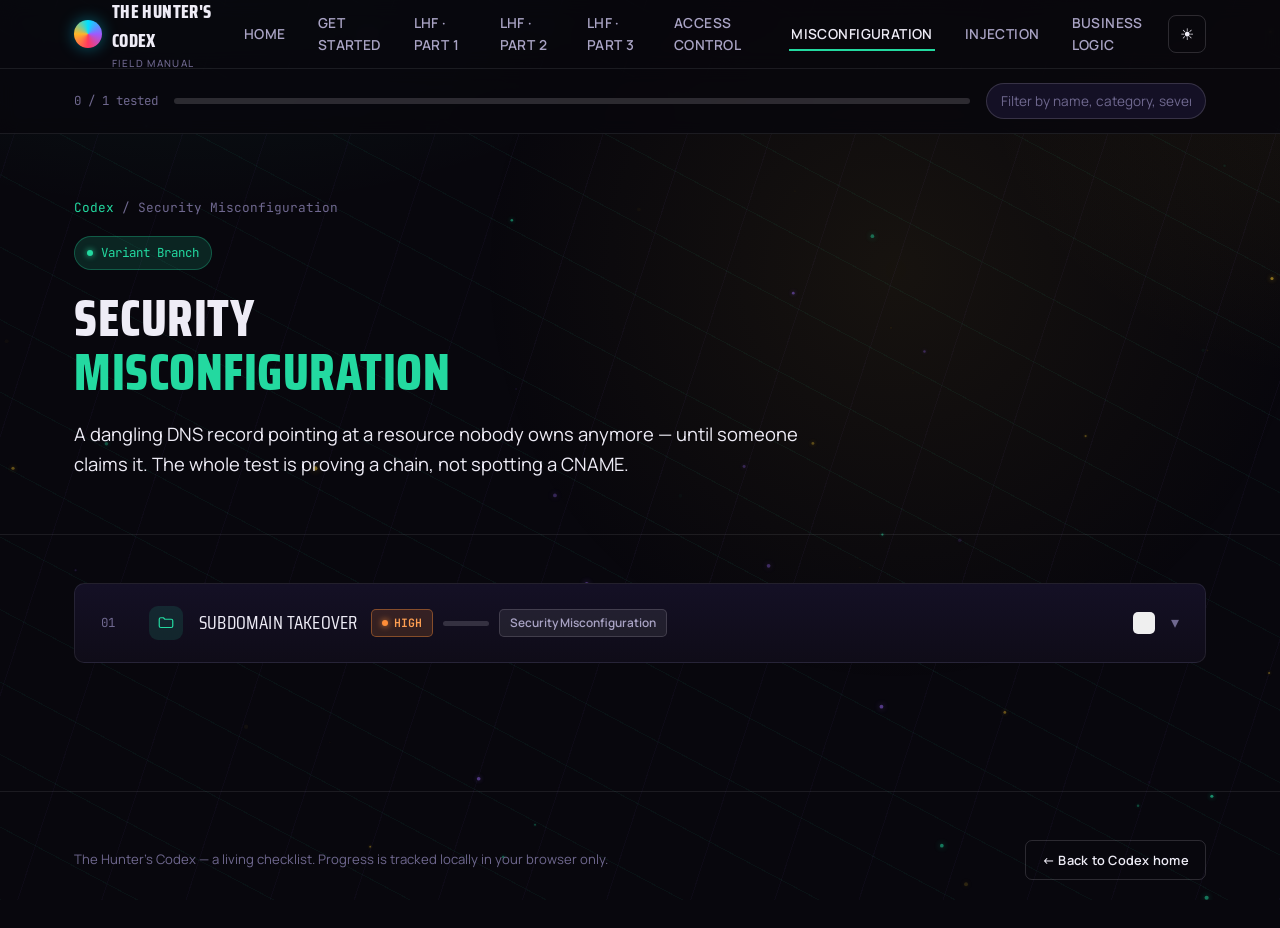
<file: categories/security-misconfiguration.html>
<!DOCTYPE html>
<html lang="en">
<head>
<meta charset="UTF-8">
<meta name="viewport" content="width=device-width, initial-scale=1.0">
<title>Security Misconfiguration | The Hunter's Codex</title>
<meta name="description" content="Subdomain takeover — dangling DNS records pointing at claimable third-party resources, with a decision tree, Burp walkthrough, and automation tooling.">
<link rel="icon" href="data:image/svg+xml,<svg xmlns=%22http://www.w3.org/2000/svg%22 viewBox=%220 0 100 100%22><circle cx=50 cy=50 r=45 fill=%22%2323d9a0%22/></svg>">
<link rel="stylesheet" href="../assets/css/style.css">
<script>try{var t=localStorage.getItem('codex-theme');if(t)document.documentElement.setAttribute('data-theme',t);}catch(e){}</script>
</head>
<body data-realm="loki">
<canvas class="realm-canvas" data-realm-canvas aria-hidden="true"></canvas>

<nav class="site-nav">
  <div class="container">
    <a href="../index.html" class="brand">
      <span class="brand-mark"></span>
      <span>The Hunter's Codex<small>Field Manual</small></span>
    </a>
    <div class="nav-links" data-nav-links>
      <a href="../index.html">Home</a>
      <a href="../get-started.html">Get Started</a>
      <a href="low-hanging-fruits-1.html">LHF · Part 1</a>
      <a href="low-hanging-fruits-2.html">LHF · Part 2</a>
      <a href="low-hanging-fruits-3.html">LHF · Part 3</a>
      <a href="broken-access-control.html">Access Control</a>
      <a href="security-misconfiguration.html" class="active">Misconfiguration</a>
      <a href="injection.html">Injection</a>
      <a href="api-business-logic.html">Business Logic</a>
    </div>
    <div class="nav-right">
      <button class="theme-toggle" data-theme-toggle aria-label="Toggle light/dark theme">☀</button>
      <button class="nav-toggle" data-nav-toggle aria-label="Toggle menu" aria-expanded="false">☰</button>
    </div>
  </div>
</nav>

<div class="progress-wrap">
  <div class="container">
    <span class="progress-label" data-progress-label>0 / 0 tested</span>
    <div class="progress-track"><div class="progress-fill" data-progress-fill></div></div>
    <input class="filter-input" data-filter type="text" placeholder="Filter by name, category, severity…">
  </div>
</div>

<header class="page-head">
  <div class="container">
    <div class="breadcrumb"><a href="../index.html">Codex</a> / Security Misconfiguration</div>
    <span class="eyebrow"><span class="dot"></span> Variant Branch</span>
    <h1 style="font-size:clamp(2rem,4.4vw,3.2rem);">Security<br><span style="color:var(--accent)">Misconfiguration</span></h1>
    <p class="lede" style="margin-top:14px;">A dangling DNS record pointing at a resource nobody owns anymore — until someone claims it. The whole test is proving a chain, not spotting a CNAME.</p>
  </div>
</header>

<section style="padding-top:48px;">
  <div class="container">
    <div class="vuln-list" id="vuln-list"></div>
  </div>
</section>

<footer class="site-footer">
  <div class="container">
    <p>The Hunter's Codex — a living checklist. Progress is tracked locally in your browser only.</p>
    <a href="../index.html" class="btn btn-ghost" style="padding:9px 16px;font-size:0.8rem;">← Back to Codex home</a>
  </div>
</footer>

<script src="../assets/js/data-subdomain-takeover.js"></script>
<script src="../assets/js/app.js"></script>
<script>
  document.addEventListener('DOMContentLoaded', function(){
    Codex.renderVulnList('vuln-list', SECURITY_MISCONFIG, 'security-misconfiguration');
  });
</script>
</body>
</html>
</file>
<file: assets/css/style.css>
/* =========================================================
   THE HUNTER'S CODEX — shared theme
   A field manual for bug bounty testing, styled like a
   multiversal dossier. Each directory carries its own energy
   signature (set via body[data-realm]) layered on a shared
   dark/light base — no licensed character art, the palettes
   just nod at the hero spectrum without reproducing anyone's IP.
   ========================================================= */

@import url('https://fonts.googleapis.com/css2?family=Saira+Stencil+One&family=Saira+Condensed:wght@600;700;800&family=Manrope:wght@400;500;600;700;800&family=JetBrains+Mono:wght@400;500;600&display=swap');

:root{
  /* --- base (dark, default) --- */
  --void:        #08070d;
  --void-2:      #0f0c18;
  --panel:       #141025;
  --panel-2:     #1b1530;
  --hairline:    rgba(232,230,240,0.09);
  --hairline-2:  rgba(232,230,240,0.16);
  --glass-bg:    rgba(8,7,13,0.82);
  --chip-bg:     rgba(255,255,255,0.07);
  --chip-ink:    #b9f6ff;
  --code-bg:     #060509;
  --glow-op:     0.09;

  /* --- ink --- */
  --ink:         #eeecf6;
  --ink-dim:     #a9a3c4;
  --ink-faint:   #6f688f;

  /* --- severity spectrum: FIXED across every realm and theme.
         these carry meaning (critical/high/medium/low/info) —
         they never change with the page's hero palette. --- */
  --crimson:     #ff3860;
  --crimson-dim: #ff386033;
  --gold:        #ffb627;
  --gold-dim:    #ffb62733;
  --green:       #3dffa0;
  --green-dim:   #3dffa033;
  --violet:      #9d7bff;
  --violet-dim:  #9d7bff33;

  /* --- realm accent: decorative/brand only, overridden per directory below --- */
  --accent:      #00e0ff;
  --accent-2:    #9d7bff;
  --accent-3:    #ff3860;
  --accent-rgb:  0,224,255;
  --accent2-rgb: 157,123,255;
  --accent3-rgb: 255,56,96;

  /* --- type --- */
  --f-stencil: 'Saira Stencil One', sans-serif;   /* one signature moment: hero headline + big numbers */
  --f-display: 'Saira Condensed', sans-serif;      /* every other heading */
  --f-body:    'Manrope', sans-serif;
  --f-mono:    'JetBrains Mono', monospace;

  --radius: 10px;
  --maxw: 1180px;
}

/* ---------------- LIGHT THEME ---------------- */
:root[data-theme="light"]{
  --void:        #f7f6fb;
  --void-2:      #ffffff;
  --panel:       #ffffff;
  --panel-2:     #f3f1fa;
  --hairline:    rgba(20,16,32,0.10);
  --hairline-2:  rgba(20,16,32,0.20);
  --glass-bg:    rgba(255,255,255,0.86);
  --chip-bg:     rgba(20,16,32,0.055);
  --chip-ink:    #0b6a7a;
  --glow-op:     0.06;

  --ink:         #16131f;
  --ink-dim:     #4a4560;
  --ink-faint:   #837c9c;
}

/* ---------------- REALMS (per-directory energy signature) ---------------- */
/* Home — Americana: blue / red / star-white */
body[data-realm="cap"]{
  --accent:#3d6bff; --accent-2:#ff3450; --accent-3:#f4f1ff;
  --accent-rgb:61,107,255; --accent2-rgb:255,52,80; --accent3-rgb:244,241,255;
}
/* Part 1 — Gamma: radioactive green / violet */
body[data-realm="hulk"]{
  --accent:#39ff6a; --accent-2:#9d5bff; --accent-3:#c8ff5a;
  --accent-rgb:57,255,106; --accent2-rgb:157,91,255; --accent3-rgb:200,255,90;
}
/* Part 2 — Repulsor: hot red-orange / gold */
body[data-realm="ironman"]{
  --accent:#ff5a36; --accent-2:#ffcc33; --accent-3:#ff8a3d;
  --accent-rgb:255,90,54; --accent2-rgb:255,204,51; --accent3-rgb:255,138,61;
}
/* Part 3 — Vibranium: violet / silver */
body[data-realm="wakanda"]{
  --accent:#9d5bff; --accent-2:#c9c9d8; --accent-3:#6a3dff;
  --accent-rgb:157,91,255; --accent2-rgb:201,201,216; --accent3-rgb:106,61,255;
}
/* Broken Access Control — Bifrost: storm blue-white / asgardian gold */
body[data-realm="thor"]{
  --accent:#4fd8ff; --accent-2:#ffcf4d; --accent-3:#7b8cff;
  --accent-rgb:79,216,255; --accent2-rgb:255,207,77; --accent3-rgb:123,140,255;
}
/* Security Misconfiguration — Variant Branch: mischief emerald / antique gold */
body[data-realm="loki"]{
  --accent:#23d9a0; --accent-2:#c9a227; --accent-3:#8b5fe0;
  --accent-rgb:35,217,160; --accent2-rgb:201,162,39; --accent3-rgb:139,95,224;
}
/* Injection — Mirror Dimension: portal amber / mystic ruby / rim cyan */
body[data-realm="strange"]{
  --accent:#ffa94d; --accent-2:#d6336c; --accent-3:#22d3ee;
  --accent-rgb:255,169,77; --accent2-rgb:214,51,108; --accent3-rgb:34,211,238;
}
/* API & Business Logic — Velocity: speed-blue / silver streak / spark gold */
body[data-realm="quicksilver"]{
  --accent:#38bdf8; --accent-2:#e2e8f0; --accent-3:#facc15;
  --accent-rgb:56,189,248; --accent2-rgb:226,232,240; --accent3-rgb:250,204,21;
}

/* ---------------- REALM BACKGROUND ART ----------------
   Full-page, fixed, behind everything, pointer-events:none.
   Pure CSS gradients — procedural, animated, zero raster
   images, and fully original (no character art of any kind).
   ------------------------------------------------------- */
body[data-realm="cap"]{
  --realm-pattern:
    radial-gradient(rgba(244,241,255,0.5) 1px, transparent 1.4px) 0 0/54px 54px,
    radial-gradient(rgba(244,241,255,0.3) 1px, transparent 1.4px) 27px 23px/54px 54px,
    linear-gradient(125deg, transparent 46%, rgba(61,107,255,0.06) 50%, transparent 54%),
    linear-gradient(-125deg, transparent 46%, rgba(255,52,80,0.05) 50%, transparent 54%);
}
body[data-realm="hulk"]{
  --realm-pattern:
    repeating-conic-gradient(from 0deg at 18% 24%, rgba(57,255,106,0.07) 0deg 3deg, transparent 3deg 22deg),
    repeating-conic-gradient(from 20deg at 86% 78%, rgba(157,91,255,0.06) 0deg 3deg, transparent 3deg 26deg),
    radial-gradient(circle at 18% 24%, rgba(57,255,106,0.10), transparent 32%),
    radial-gradient(circle at 86% 78%, rgba(157,91,255,0.10), transparent 36%);
}
body[data-realm="ironman"]{
  --realm-pattern:
    repeating-radial-gradient(circle at 88% 12%, rgba(255,90,54,0.10) 0px, rgba(255,90,54,0.10) 1px, transparent 1px, transparent 34px),
    repeating-radial-gradient(circle at 10% 85%, rgba(255,204,51,0.07) 0px, rgba(255,204,51,0.07) 1px, transparent 1px, transparent 46px),
    linear-gradient(115deg, transparent 48%, rgba(255,204,51,0.05) 50%, transparent 52%);
}
body[data-realm="wakanda"]{
  --realm-pattern:
    repeating-linear-gradient(60deg, rgba(157,91,255,0.055) 0px, rgba(157,91,255,0.055) 1px, transparent 1px, transparent 48px),
    repeating-linear-gradient(-60deg, rgba(201,201,216,0.045) 0px, rgba(201,201,216,0.045) 1px, transparent 1px, transparent 48px),
    repeating-linear-gradient(0deg, rgba(157,91,255,0.04) 0px, rgba(157,91,255,0.04) 1px, transparent 1px, transparent 48px);
}
body[data-realm="thor"]{
  --realm-pattern:
    radial-gradient(ellipse 600px 300px at 30% 10%, rgba(123,140,255,0.12), transparent 60%),
    radial-gradient(ellipse 500px 260px at 75% 0%, rgba(79,216,255,0.10), transparent 60%),
    repeating-linear-gradient(100deg, transparent 0px, transparent 38px, rgba(79,216,255,0.05) 39px, transparent 40px);
}
body[data-realm="loki"]{
  --realm-pattern:
    repeating-linear-gradient(28deg, rgba(35,217,160,0.05) 0px, rgba(35,217,160,0.05) 1px, transparent 1px, transparent 64px),
    repeating-linear-gradient(-72deg, rgba(139,95,224,0.045) 0px, rgba(139,95,224,0.045) 1px, transparent 1px, transparent 80px),
    radial-gradient(circle at 70% 30%, rgba(201,162,39,0.08), transparent 38%);
}
body[data-realm="strange"]{
  --realm-pattern:
    repeating-radial-gradient(circle at 50% 42%, rgba(255,169,77,0.09) 0px, rgba(255,169,77,0.09) 1px, transparent 1px, transparent 46px),
    repeating-radial-gradient(circle at 50% 42%, rgba(34,211,238,0.06) 0px, rgba(34,211,238,0.06) 1px, transparent 1px, transparent 23px),
    radial-gradient(circle at 50% 42%, rgba(214,51,108,0.10), transparent 40%);
}
body[data-realm="quicksilver"]{
  --realm-pattern:
    repeating-linear-gradient(4deg, transparent 0px, transparent 54px, rgba(56,189,248,0.07) 55px, transparent 58px),
    repeating-linear-gradient(-2deg, transparent 0px, transparent 90px, rgba(226,232,240,0.05) 91px, transparent 93px),
    radial-gradient(ellipse 700px 240px at 80% 60%, rgba(250,204,21,0.06), transparent 60%);
}
body::before{
  content:"";
  position:fixed; inset:0; z-index:-1; pointer-events:none;
  background-image:var(--realm-pattern, none);
  animation:realmDrift 50s linear infinite, realmPulse 9s ease-in-out infinite;
}
.realm-canvas{
  position:fixed; inset:0; z-index:-1; pointer-events:none;
  width:100vw; height:100vh; display:block; opacity:0.85;
}
@keyframes realmDrift{ from{ background-position:0 0; } to{ background-position:400px 400px; } }
@keyframes realmPulse{ 0%,100%{ opacity:0.75; } 50%{ opacity:1; } }
@media (prefers-reduced-motion:reduce){ body::before{ animation:none; } }

*,*::before,*::after{ box-sizing:border-box; }
html{ scroll-behavior:smooth; }
@media (prefers-reduced-motion:reduce){
  html{ scroll-behavior:auto; }
  *,*::before,*::after{ animation-duration:0.001ms !important; animation-iteration-count:1 !important; transition-duration:0.001ms !important; }
}

body{
  margin:0;
  background:var(--void);
  color:var(--ink);
  font-family:var(--f-body);
  font-size:16px;
  line-height:1.6;
  -webkit-font-smoothing:antialiased;
  background-image:
    radial-gradient(ellipse 900px 500px at 15% -10%, rgba(var(--accent-rgb),var(--glow-op)), transparent 60%),
    radial-gradient(ellipse 700px 500px at 110% 10%, rgba(var(--accent2-rgb),var(--glow-op)), transparent 60%);
  background-attachment:fixed;
  transition:background-color .25s ease, color .25s ease;
}

/* faint halftone texture, used sparingly as paper grain, not decoration-for-its-own-sake */
.halftone{
  position:relative;
}
.halftone::before{
  content:"";
  position:absolute; inset:0;
  background-image: radial-gradient(rgba(238,236,246,0.10) 1px, transparent 1px);
  background-size: 14px 14px;
  opacity:0.25;
  pointer-events:none;
}

a{ color:inherit; text-decoration:none; }
img{ max-width:100%; display:block; }
ul,ol{ padding-left:1.25em; }
code,kbd{ font-family:var(--f-mono); }

h1,h2,h3,h4{
  font-family:var(--f-display);
  font-weight:800;
  letter-spacing:0.01em;
  line-height:1.05;
  margin:0 0 0.4em;
  text-transform:uppercase;
}
h1{ font-size:clamp(2.6rem,6vw,5.2rem); }
h2{ font-size:clamp(1.8rem,3.6vw,2.6rem); }
h3{ font-size:clamp(1.25rem,2.2vw,1.55rem); text-transform:none; font-weight:700;}
p{ margin:0 0 1em; color:var(--ink-dim); max-width:68ch; }
.lede{ font-size:1.15rem; color:var(--ink); }

:focus-visible{
  outline:2px solid var(--accent);
  outline-offset:3px;
  border-radius:4px;
}

.container{ max-width:var(--maxw); margin:0 auto; padding:0 24px; }

/* ---------------- NAV ---------------- */
.site-nav{
  position:sticky; top:0; z-index:50;
  background:var(--glass-bg);
  backdrop-filter:blur(10px);
  border-bottom:1px solid var(--hairline);
}
.site-nav .container{
  display:flex; align-items:center; justify-content:space-between;
  height:68px; gap:16px;
}
.nav-right{ display:flex; align-items:center; gap:10px; }
.theme-toggle{
  background:none; border:1px solid var(--hairline-2); color:var(--ink);
  width:38px; height:38px; border-radius:8px; font-size:1rem; cursor:pointer;
  display:flex; align-items:center; justify-content:center; flex-shrink:0;
  transition:border-color .15s ease, color .15s ease, transform .15s ease;
}
.theme-toggle:hover{ border-color:var(--accent); color:var(--accent); transform:translateY(-1px); }
.brand{
  display:flex; align-items:center; gap:10px;
  font-family:var(--f-display); font-weight:800; font-size:1.15rem;
  letter-spacing:0.02em; text-transform:uppercase;
}
.brand-mark{
  width:28px; height:28px; border-radius:50%;
  /* fixed full-spectrum mark — the one constant across every realm */
  background:conic-gradient(from 0deg, #00e0ff, #9d5bff, #ff3860, #ffb627, #00e0ff);
  box-shadow:0 0 16px rgba(0,224,255,0.4);
  flex-shrink:0;
}
.brand small{ display:block; font-family:var(--f-body); font-weight:500; font-size:0.62rem; letter-spacing:0.14em; color:var(--ink-faint); text-transform:uppercase; }

.nav-links{ display:flex; align-items:center; gap:28px; }
.nav-links a{
  position:relative;
  font-size:0.86rem; font-weight:600; letter-spacing:0.03em;
  color:var(--ink-dim); text-transform:uppercase;
  padding:6px 2px; transition:color .18s ease;
}
.nav-links a::after{
  content:""; position:absolute; left:0; right:100%; bottom:0; height:2px;
  background:var(--accent); transition:right .25s cubic-bezier(.16,1,.3,1);
}
.nav-links a:hover::after, .nav-links a.active::after{ right:0; }
.nav-links a:hover, .nav-links a.active{ color:var(--ink); }
.nav-toggle{ display:none; }

@media (max-width:760px){
  .nav-links{
    position:fixed; inset:68px 0 0 0; height:calc(100% - 68px);
    background:var(--void-2); flex-direction:column; justify-content:flex-start;
    padding:28px 24px; gap:22px; transform:translateX(100%);
    transition:transform .28s ease; overflow-y:auto;
  }
  .nav-links.open{ transform:translateX(0); }
  .nav-toggle{
    display:block; background:none; border:1px solid var(--hairline-2); color:var(--ink);
    width:40px; height:40px; border-radius:8px; font-size:1.1rem; cursor:pointer;
  }
}

/* ---------------- BUTTONS ---------------- */
.btn{
  display:inline-flex; align-items:center; gap:8px; position:relative; overflow:hidden;
  padding:13px 24px; border-radius:7px;
  font-family:var(--f-body); font-weight:600; font-size:0.92rem;
  letter-spacing:0.02em; cursor:pointer; border:1px solid transparent;
  transition:transform .15s ease, box-shadow .15s ease, background .15s ease, border-color .15s ease;
}
.btn:active{ transform:translateY(1px) scale(0.98); }
.btn-primary{
  background:linear-gradient(135deg, var(--accent), var(--accent-2));
  color:#07060c; font-weight:700;
  box-shadow:0 0 0 0 rgba(0,0,0,0);
}
.btn-primary:hover{ box-shadow:0 6px 24px -4px rgba(var(--accent-rgb),0.55); transform:translateY(-1px); }
.btn-primary::after{
  content:""; position:absolute; top:0; bottom:0; left:-60%; width:40%;
  background:linear-gradient(115deg, transparent, rgba(255,255,255,0.45), transparent);
  transform:skewX(-20deg); transition:left .6s ease;
}
.btn-primary:hover::after{ left:130%; }
.btn-ghost{
  background:transparent; border-color:var(--hairline-2); color:var(--ink);
}
.btn-ghost:hover{ border-color:var(--accent); color:var(--accent); }

/* ---------------- HERO (home page signature moment) ---------------- */
.hero{
  position:relative; overflow:hidden;
  padding:120px 0 90px;
  border-bottom:1px solid var(--hairline);
}
.rift{
  position:absolute; top:50%; right:-10%; translate:0 -50%;
  width:780px; height:780px; border-radius:50%;
  background:
    conic-gradient(from 0deg, var(--accent), var(--accent-2) 33%, var(--accent-3) 66%, var(--accent));
  filter:blur(90px); opacity:0.32;
  animation:spin 26s linear infinite;
  transition:background 0.4s ease;
}
.rift-ring{
  position:absolute; top:50%; right:-6%; translate:0 -50%;
  width:560px; height:560px; border-radius:50%;
  border:1px solid rgba(var(--accent-rgb),0.35);
  animation:spin 40s linear infinite reverse;
}
.rift-ring::before{
  content:""; position:absolute; inset:46px; border-radius:50%;
  border:1px dashed rgba(var(--accent2-rgb),0.30);
}
@keyframes spin{ to{ transform:rotate(360deg); } }
.embers{ position:absolute; inset:0; pointer-events:none; }
.ember{
  position:absolute; width:3px; height:3px; border-radius:50%;
  opacity:0; animation:rise 7s ease-in infinite;
}
@keyframes rise{
  0%{ opacity:0; transform:translateY(0) scale(1); }
  10%{ opacity:0.9; }
  90%{ opacity:0.5; }
  100%{ opacity:0; transform:translateY(-340px) scale(0.3); }
}

.hero .container{ position:relative; z-index:2; }
.eyebrow{
  display:inline-flex; align-items:center; gap:8px;
  font-family:var(--f-mono); font-size:0.78rem; color:var(--accent);
  background:rgba(var(--accent-rgb),0.14); border:1px solid rgba(var(--accent-rgb),0.3);
  padding:6px 12px; border-radius:100px; margin-bottom:22px;
}
.eyebrow .dot{ width:6px; height:6px; border-radius:50%; background:var(--accent); box-shadow:0 0 6px var(--accent); animation:dotLive 2s ease-in-out infinite; }
@keyframes dotLive{ 0%,100%{ opacity:1; transform:scale(1); } 50%{ opacity:0.4; transform:scale(0.75); } }
.hero h1{ max-width:14ch; margin-bottom:22px; font-family:var(--f-stencil); font-weight:400; letter-spacing:0.01em; }
.hero h1 .accent{
  background:linear-gradient(100deg, var(--accent), var(--accent-2) 60%, var(--accent-3));
  -webkit-background-clip:text; background-clip:text; color:transparent;
}
.hero-sub{ max-width:52ch; font-size:1.08rem; }
.hero-actions{ display:flex; gap:14px; margin-top:34px; flex-wrap:wrap; }
.hero-stats{ display:flex; gap:40px; margin-top:64px; flex-wrap:wrap; }
.stat b{ display:block; font-family:var(--f-stencil); font-weight:400; font-size:2.3rem; color:var(--ink); }
.stat span{ font-size:0.8rem; color:var(--ink-faint); text-transform:uppercase; letter-spacing:0.08em; }

/* ---------------- SECTIONS / CARDS ---------------- */
section{ padding:88px 0; }
.section-head{ margin-bottom:46px; max-width:62ch; }
.section-head .eyebrow{ margin-bottom:16px; }

.grid{ display:grid; gap:20px; }
.grid-3{ grid-template-columns:repeat(3,1fr); }
.grid-2{ grid-template-columns:repeat(2,1fr); }
@media (max-width:900px){ .grid-3,.grid-2{ grid-template-columns:1fr; } }

.panel{
  background:linear-gradient(180deg, var(--panel), var(--panel-2));
  border:1px solid var(--hairline); border-radius:var(--radius);
  padding:28px;
}

@keyframes cardIn{
  from{ opacity:0; transform:translateY(22px) scale(0.97); }
  to{ opacity:1; transform:none; }
}
.dir-card{
  display:block; position:relative; overflow:hidden;
  background:linear-gradient(165deg, var(--panel), var(--void-2));
  border:1px solid var(--hairline); border-radius:var(--radius);
  padding:30px; transition:border-color .2s ease, transform .2s ease, box-shadow .2s ease;
  animation:cardIn .7s cubic-bezier(.16,1,.3,1) both;
}
.grid-3 .dir-card:nth-child(1){ animation-delay:.04s; }
.grid-3 .dir-card:nth-child(2){ animation-delay:.10s; }
.grid-3 .dir-card:nth-child(3){ animation-delay:.16s; }
.grid-3 .dir-card:nth-child(4){ animation-delay:.22s; }
.grid-3 .dir-card:nth-child(5){ animation-delay:.28s; }
.grid-3 .dir-card:nth-child(6){ animation-delay:.34s; }
.grid-3 .dir-card:nth-child(7){ animation-delay:.40s; }
.dir-card::after{
  content:""; position:absolute; inset:0; opacity:0; pointer-events:none;
  background:radial-gradient(420px circle at var(--mx,50%) var(--my,50%), rgba(var(--accent-rgb),0.16), transparent 62%);
  transition:opacity .3s ease;
}
.dir-card:hover::after{ opacity:1; }
.dir-card:hover{
  border-color:rgba(var(--accent-rgb),0.45);
  transform:translateY(-4px);
  box-shadow:0 14px 36px -16px rgba(var(--accent-rgb),0.35);
}
.dir-card .tag{ font-family:var(--f-mono); font-size:0.72rem; color:var(--accent); letter-spacing:0.06em; position:relative; }
.dir-card h3{ margin:10px 0 8px; font-family:var(--f-display); text-transform:uppercase; font-size:1.3rem; position:relative; }
.dir-card p{ font-size:0.92rem; margin-bottom:18px; position:relative; }
.dir-card .meta{ display:flex; gap:10px; flex-wrap:wrap; font-size:0.78rem; color:var(--ink-faint); position:relative; }
.dir-card .meta span{ border:1px solid var(--hairline-2); border-radius:100px; padding:3px 10px; }
.dir-card .go{ position:absolute; top:28px; right:28px; color:var(--ink-faint); font-size:1.3rem; transition:transform .2s ease, color .2s ease; z-index:1; }
.dir-card:hover .go{ transform:translate(3px,-3px); color:var(--accent); }
.dir-card.soon{ opacity:0.55; position:relative; }
.dir-card.soon::before{
  content:""; position:absolute; inset:0; z-index:1; pointer-events:none;
  background:linear-gradient(100deg, transparent 30%, rgba(255,255,255,0.08) 48%, transparent 66%);
  background-size:220% 100%; animation:soonShimmer 3.5s linear infinite;
}
@keyframes soonShimmer{ from{ background-position:120% 0; } to{ background-position:-20% 0; } }
.dir-card.soon:hover{ transform:none; border-color:var(--hairline); box-shadow:none; }
.dir-card.soon::after{ display:none; }

/* ---------------- BADGES: severity + category (information, not decoration) ---------------- */
.badge{
  display:inline-flex; align-items:center; gap:6px;
  font-family:var(--f-mono); font-size:0.72rem; font-weight:600;
  padding:4px 10px; border-radius:5px; border:1px solid transparent;
  white-space:nowrap;
}
.badge::before{ content:""; width:6px; height:6px; border-radius:50%; }
.sev-critical{ background:var(--crimson-dim); color:#ff7590; border-color:rgba(255,56,96,0.4); }
.sev-critical::before{ background:var(--crimson); box-shadow:0 0 6px var(--crimson); animation:badgePulse 1.6s ease-in-out infinite; }
.sev-high{ background:rgba(255,142,56,0.15); color:#ff9f52; border-color:rgba(255,142,56,0.4); }
.sev-high::before{ background:#ff8e38; box-shadow:0 0 6px #ff8e38; animation:badgePulse 1.6s ease-in-out infinite; }
@keyframes badgePulse{ 0%,100%{ opacity:1; transform:scale(1); } 50%{ opacity:0.55; transform:scale(1.3); } }
@media (prefers-reduced-motion:reduce){ .sev-critical::before, .sev-high::before{ animation:none; } }
.sev-medium{ background:var(--gold-dim); color:var(--gold); border-color:rgba(255,182,39,0.4); }
.sev-medium::before{ background:var(--gold); box-shadow:0 0 6px var(--gold); }
.sev-low{ background:var(--green-dim); color:var(--green); border-color:rgba(61,255,160,0.4); }
.sev-low::before{ background:var(--green); box-shadow:0 0 6px var(--green); }
.sev-info{ background:var(--violet-dim); color:var(--violet); border-color:rgba(157,123,255,0.4); }
.sev-info::before{ background:var(--violet); box-shadow:0 0 6px var(--violet); }

.cat-badge{
  font-family:var(--f-body); font-size:0.74rem; font-weight:600;
  color:var(--ink-dim); background:var(--chip-bg);
  border:1px solid var(--hairline-2); padding:4px 10px; border-radius:5px;
}

/* ---------------- VULN ENTRY (accordion) ---------------- */
.vuln-list{ display:flex; flex-direction:column; gap:14px; }
.vuln{
  border:1px solid var(--hairline); border-radius:var(--radius);
  background:linear-gradient(180deg, var(--panel), var(--void-2));
  overflow:hidden; position:relative;
  animation:cardIn .5s cubic-bezier(.16,1,.3,1) both;
  transition:border-color .2s ease, box-shadow .2s ease, transform .2s ease;
}
.vuln:hover{
  border-color:rgba(var(--accent-rgb),0.35);
  box-shadow:0 10px 28px -18px rgba(var(--accent-rgb),0.5);
  transform:translateY(-2px);
}
.vuln[open]{ border-color:var(--hairline-2); transform:none; }
.vuln summary{
  list-style:none; cursor:pointer; padding:22px 26px;
  display:flex; align-items:center; gap:16px; flex-wrap:wrap;
  justify-content:space-between;
}
.vuln summary::-webkit-details-marker{ display:none; }
.vuln-id{
  font-family:var(--f-mono); font-size:0.78rem; color:var(--ink-faint);
  width:32px; flex-shrink:0;
}
.vuln-icon{
  width:34px; height:34px; border-radius:9px; flex-shrink:0;
  display:flex; align-items:center; justify-content:center;
  background:rgba(var(--accent-rgb),0.12); color:var(--accent);
  transition:background .2s ease, transform .2s ease;
}
.vuln:hover .vuln-icon{ background:rgba(var(--accent-rgb),0.22); transform:scale(1.06) rotate(-4deg); }
.vuln-icon svg{ width:18px; height:18px; }
.vuln-title-wrap{ display:flex; align-items:center; gap:14px; flex:1; min-width:220px; }
.vuln-title{ font-family:var(--f-display); font-size:1.18rem; text-transform:uppercase; letter-spacing:0.01em; }
.vuln-badges{ display:flex; align-items:center; gap:10px; flex-wrap:wrap; }
.impact-bar{ width:46px; height:5px; border-radius:100px; background:var(--hairline-2); overflow:hidden; flex-shrink:0; }
.impact-bar-fill{ height:100%; border-radius:100px; width:0%; animation:fillBar 1s cubic-bezier(.16,1,.3,1) .15s both; }
@keyframes fillBar{ from{ width:0%; } }
.vuln-check{
  width:22px; height:22px; border-radius:5px; border:1.5px solid var(--hairline-2);
  display:flex; align-items:center; justify-content:center; flex-shrink:0;
  font-size:0.8rem; color:transparent; transition:all .15s ease; cursor:pointer;
}
.vuln-check.done{ background:var(--green); border-color:var(--green); color:#07060c; }
.vuln-check.pop{ animation:checkPop .45s cubic-bezier(.34,1.56,.64,1); }
@keyframes checkPop{ 0%{ transform:scale(1); } 40%{ transform:scale(1.35); } 100%{ transform:scale(1); } }
.chevron{ color:var(--ink-faint); transition:transform .22s ease; flex-shrink:0; }
.vuln[open] .chevron{ transform:rotate(180deg); }

.vuln-body{ padding:0 26px 30px; border-top:1px solid var(--hairline); }
.vuln-body h4{
  font-family:var(--f-mono); text-transform:uppercase; letter-spacing:0.08em;
  font-size:0.76rem; color:var(--accent); margin:26px 0 10px;
}
.vuln-body h4:first-child{ margin-top:24px; }
.vuln-body p{ font-size:0.94rem; }
.vuln-body ul{ color:var(--ink-dim); font-size:0.94rem; margin:0 0 1em; }
.vuln-body li{ margin-bottom:6px; }
.vuln-body li::marker{ color:var(--ink-faint); }

.callout{
  border-radius:8px; padding:16px 18px; font-size:0.9rem; margin:14px 0;
  border:1px solid; display:flex; gap:12px; align-items:flex-start;
}
.callout b{ color:var(--ink); }
.callout.report-yes{ background:var(--green-dim); border-color:rgba(61,255,160,0.3); }
.callout.report-no{ background:var(--crimson-dim); border-color:rgba(255,56,96,0.3); }
.callout-icon{ font-family:var(--f-mono); font-weight:700; flex-shrink:0; }

pre{
  background:#060509; border:1px solid var(--hairline-2); border-radius:8px;
  padding:16px 18px; overflow-x:auto; margin:10px 0 16px;
}
pre code{
  font-family:var(--f-mono); font-size:0.84rem; color:#b9f6ff; line-height:1.65;
  white-space:pre;
}
p code, li code{
  font-family:var(--f-mono); font-size:0.85em; background:var(--chip-bg);
  padding:2px 6px; border-radius:4px; color:var(--chip-ink);
}
.dork-list{ display:flex; flex-direction:column; gap:6px; margin:10px 0 16px; }
.dork-list code{
  display:block; background:#060509; border:1px solid var(--hairline-2);
  padding:10px 14px; border-radius:6px; font-size:0.82rem; color:#ffd27a;
  overflow-x:auto; white-space:pre;
}
.tool-row{
  display:flex; gap:14px; align-items:baseline; flex-wrap:wrap;
  padding:12px 0; border-bottom:1px solid var(--hairline);
}
.tool-row:last-child{ border-bottom:none; }
.tool-row .tname{ font-family:var(--f-mono); font-weight:600; color:var(--ink); min-width:150px; }

/* ---------------- PROGRESS BAR ---------------- */
.progress-wrap{
  position:sticky; top:68px; z-index:40;
  background:var(--glass-bg); backdrop-filter:blur(8px);
  border-bottom:1px solid var(--hairline);
  padding:14px 0;
}
.progress-wrap .container{ display:flex; align-items:center; gap:16px; }
.progress-label{ font-family:var(--f-mono); font-size:0.78rem; color:var(--ink-faint); white-space:nowrap; }
.progress-track{ flex:1; height:6px; border-radius:100px; background:var(--hairline-2); overflow:hidden; }
.progress-fill{
  height:100%; border-radius:100px; background:linear-gradient(90deg, var(--accent), var(--green));
  transition:width .3s ease; width:0%; position:relative; overflow:hidden;
}
.progress-fill::after{
  content:""; position:absolute; inset:0;
  background:linear-gradient(100deg, transparent 20%, rgba(255,255,255,0.5) 50%, transparent 80%);
  background-size:200% 100%; animation:barShimmer 2.2s linear infinite;
}
@keyframes barShimmer{ from{ background-position:150% 0; } to{ background-position:-50% 0; } }
.filter-input{
  font-family:var(--f-body); font-size:0.85rem; background:var(--panel);
  border:1px solid var(--hairline-2); color:var(--ink); padding:8px 14px;
  border-radius:100px; width:220px; outline:none;
}
.filter-input::placeholder{ color:var(--ink-faint); }
.filter-input:focus{ border-color:var(--accent); }

/* ---------------- FOOTER ---------------- */
.site-footer{
  border-top:1px solid var(--hairline); padding:48px 0; margin-top:40px;
}
.site-footer .container{
  display:flex; justify-content:space-between; align-items:center; flex-wrap:wrap; gap:16px;
}
.site-footer p{ font-size:0.82rem; color:var(--ink-faint); margin:0; }

.page-head{ padding:64px 0 36px; border-bottom:1px solid var(--hairline); }
.breadcrumb{ font-family:var(--f-mono); font-size:0.8rem; color:var(--ink-faint); margin-bottom:18px; }
.breadcrumb a{ color:var(--accent); }

.back-link{
  display:inline-flex; align-items:center; gap:8px; font-size:0.86rem;
  color:var(--ink-dim); margin-bottom:20px; font-weight:600;
}
.back-link:hover{ color:var(--accent); }

@media (max-width:480px){
  .filter-input{ width:150px; }
}

/* ---------------- SCROLL REVEAL ----------------
   Applied via IntersectionObserver in app.js to section
   headings and panels so the page keeps unfolding as you
   scroll, not just on first paint. ------------------- */
.reveal{
  opacity:0; transform:translateY(26px);
  transition:opacity .7s cubic-bezier(.16,1,.3,1), transform .7s cubic-bezier(.16,1,.3,1);
}
.reveal.in-view{ opacity:1; transform:none; }
@media (prefers-reduced-motion:reduce){
  .reveal{ opacity:1; transform:none; transition:none; }
}

/* ---------------- FILTER DIM-OUT ---------------- */
.vuln.filtered-out{
  opacity:0.12; transform:scale(0.98); filter:grayscale(0.6);
  pointer-events:none; transition:opacity .25s ease, transform .25s ease, filter .25s ease;
}
.vuln{ transition:opacity .25s ease, transform .2s ease, filter .25s ease, border-color .2s ease, box-shadow .2s ease; }

/* ---------------- DECISION TREE DIAGRAM ----------------
   An outline-style tree (left-border indentation) rather than
   absolutely-positioned connector lines — reads clearly at any
   width and never breaks on wrap, unlike hand-drawn flowchart
   lines would. ------------------------------------------- */
.tree{
  margin:14px 0 20px; font-size:0.9rem;
  border-left:2px solid var(--hairline-2); padding-left:18px;
}
.tree-root{
  font-family:var(--f-mono); font-size:0.82rem; font-weight:600;
  color:var(--ink); background:rgba(var(--accent-rgb),0.12);
  border:1px solid rgba(var(--accent-rgb),0.35); border-radius:7px;
  padding:9px 14px; display:inline-block; margin-bottom:10px;
}
.tree-q{
  font-weight:600; color:var(--ink); margin:12px 0 8px;
  display:flex; align-items:center; gap:8px;
}
.tree-q::before{ content:"?"; color:var(--accent); font-family:var(--f-mono); }
.tree-branch{ border-left:2px solid var(--hairline-2); margin-left:4px; padding-left:16px; }
.tree-opt{ margin:8px 0; }
.tree-tag{
  font-family:var(--f-mono); font-size:0.68rem; font-weight:700;
  padding:2px 8px; border-radius:100px; margin-right:8px; letter-spacing:0.04em;
}
.tree-yes .tree-tag, .tree-allow .tree-tag{ background:var(--green-dim); color:var(--green); border:1px solid rgba(61,255,160,0.4); }
.tree-no .tree-tag, .tree-deny .tree-tag{ background:var(--crimson-dim); color:#ff7590; border:1px solid rgba(255,56,96,0.4); }
.tree-node{
  display:inline; color:var(--ink-dim);
}
.tree-node.tree-fail{ color:#ff7590; font-weight:600; }
.tree-node.tree-pass{ color:var(--green); font-weight:600; }
.tree-sub{ border-left:2px dashed var(--hairline-2); margin:8px 0 0 4px; padding-left:16px; }

/* ---------------- REFERENCE CHECKLIST ----------------
   Dense, scannable sub-checklists pulled wholesale from source
   material — columns on wide screens, single column on mobile.
   ------------------------------------------------------- */
.checklist{
  margin:12px 0 20px; background:rgba(var(--accent-rgb),0.05);
  border:1px solid var(--hairline); border-radius:8px; padding:16px 18px;
}
.checklist-title{
  font-family:var(--f-mono); font-size:0.78rem; font-weight:600; color:var(--ink);
  margin-bottom:10px; display:flex; align-items:center; gap:8px;
}
.checklist-group{ margin-bottom:14px; }
.checklist-group:last-child{ margin-bottom:0; }
.checklist-group-title{
  font-family:var(--f-mono); font-size:0.68rem; text-transform:uppercase; letter-spacing:0.09em;
  color:var(--accent); margin-bottom:6px;
}
.checklist ul{ list-style:none; margin:0; padding:0; columns:2; column-gap:22px; }
.checklist.single ul{ columns:1; }
.checklist li{
  display:flex; align-items:flex-start; gap:7px; font-size:0.85rem; color:var(--ink-dim);
  padding:2.5px 0; break-inside:avoid;
}
.checklist li::before{ content:"☐"; color:var(--ink-faint); flex-shrink:0; line-height:1.5; }
.checklist code{ font-size:0.86em; }
@media (max-width:640px){ .checklist ul{ columns:1; } }
</file>
